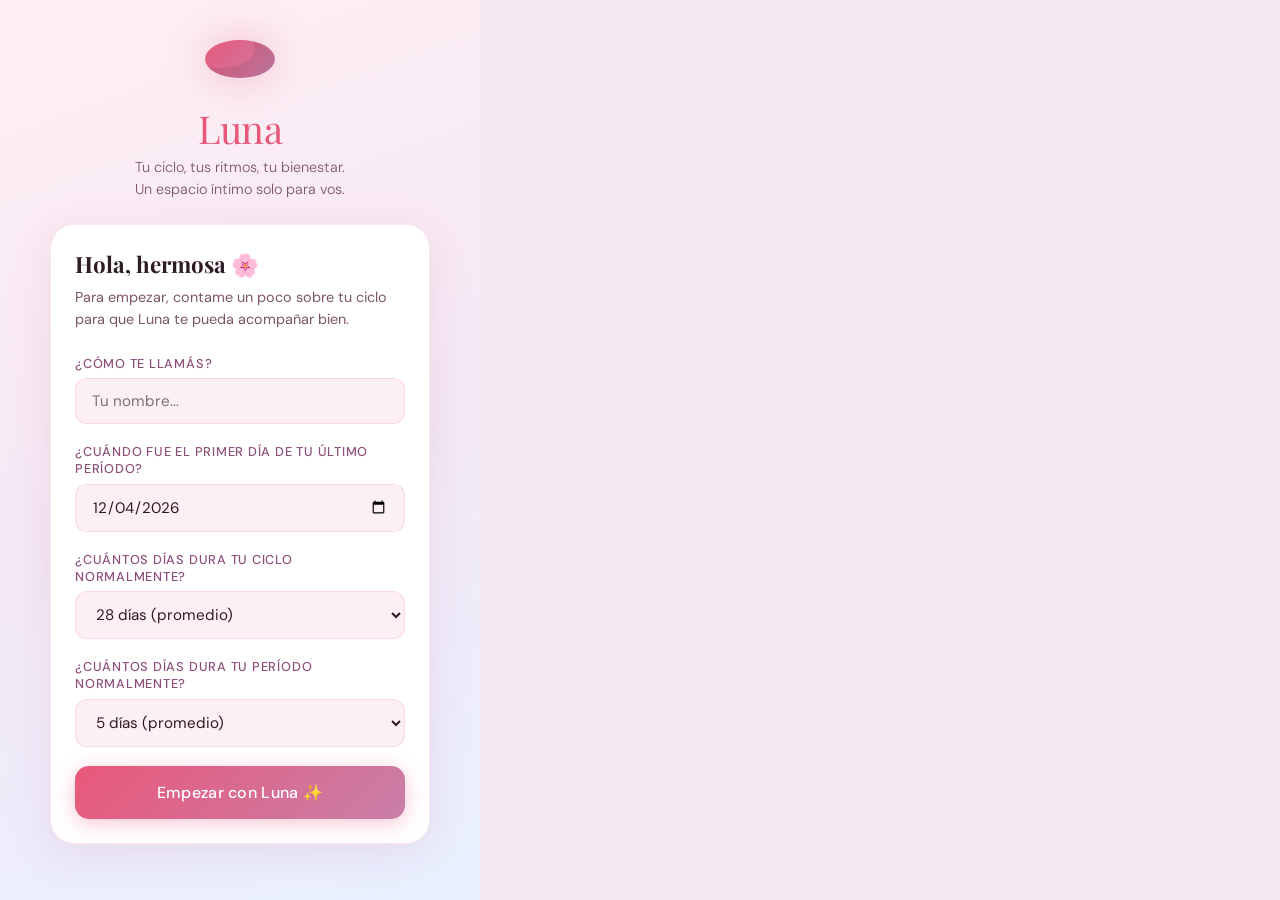
<file: index.html>
<!DOCTYPE html>
<html lang="es">
<head>
<meta charset="UTF-8">
<meta name="viewport" content="width=device-width, initial-scale=1.0, maximum-scale=1.0">
<title>Luna — Tu ciclo, tu mundo</title>
<link href="https://fonts.googleapis.com/css2?family=Playfair+Display:ital,wght@0,400;0,600;1,400&family=DM+Sans:wght@300;400;500&display=swap" rel="stylesheet">
<style>
  :root {
    --rose: #E8587A;
    --rose-light: #F2A0B4;
    --rose-pale: #FDF0F3;
    --mauve: #C97FA8;
    --mauve-deep: #8B4F7A;
    --cream: #FFF8F5;
    --warm-white: #FFFBF9;
    --text: #2D1B26;
    --text-muted: #7A5568;
    --gold: #D4A85B;
    --teal: #5BA8A0;
    --teal-light: #A8D5D1;
    --border: rgba(232,88,122,0.15);
    --shadow: 0 8px 40px rgba(201,127,168,0.18);
    --shadow-sm: 0 2px 12px rgba(201,127,168,0.12);
  }

  * { margin: 0; padding: 0; box-sizing: border-box; }

  body {
    font-family: 'DM Sans', sans-serif;
    background: var(--cream);
    color: var(--text);
    min-height: 100vh;
    overflow-x: hidden;
  }

  /* ---- SPLASH / ONBOARDING ---- */
  #splash {
    position: fixed; inset: 0;
    background: linear-gradient(160deg, #FFF0F4 0%, #F5E8F5 50%, #E8F0FF 100%);
    display: flex; flex-direction: column;
    align-items: center; justify-content: flex-start;
    z-index: 1000; padding: 1.5rem 1.2rem 2rem;
    overflow-y: auto;
    animation: fadeIn 0.6s ease;
  }
  #splash.hidden { display: none; }

  .splash-moon {
    width: 70px; height: 70px; margin-top: 1rem;
    background: linear-gradient(135deg, #E8587A, #C97FA8);
    border-radius: 50%;
    position: relative; margin-bottom: 1.5rem;
    box-shadow: 0 0 40px rgba(232,88,122,0.35), inset -20px -10px 0 rgba(0,0,0,0.08);
    animation: pulse 3s ease-in-out infinite;
  }
  @keyframes pulse { 0%,100%{transform:scale(1);box-shadow:0 0 40px rgba(232,88,122,.35),inset -20px -10px 0 rgba(0,0,0,.08)} 50%{transform:scale(1.04);box-shadow:0 0 60px rgba(232,88,122,.5),inset -20px -10px 0 rgba(0,0,0,.08)} }

  .splash-title { font-family: 'Playfair Display', serif; font-size: 2.4rem; color: var(--rose); letter-spacing: -0.02em; margin-bottom: 0.2rem; }
  .splash-sub { color: var(--text-muted); font-size: 0.9rem; font-weight: 300; margin-bottom: 1.5rem; text-align: center; line-height: 1.5; }

  .onboarding-card {
    background: white; border-radius: 24px; padding: 1.5rem;
    width: 100%; max-width: 380px;
    box-shadow: var(--shadow);
    border: 1px solid var(--border);
    margin-bottom: 1.5rem;
  }
  .onboarding-card h2 { font-family: 'Playfair Display', serif; font-size: 1.4rem; margin-bottom: 0.5rem; color: var(--text); }
  .onboarding-card p { color: var(--text-muted); font-size: 0.9rem; margin-bottom: 1.5rem; line-height: 1.5; }

  .input-group { margin-bottom: 1.2rem; }
  .input-group label { display: block; font-size: 0.8rem; font-weight: 500; color: var(--mauve-deep); margin-bottom: 0.4rem; text-transform: uppercase; letter-spacing: 0.06em; }
  .input-group input, .input-group select {
    width: 100%; padding: 0.75rem 1rem;
    border: 1.5px solid var(--border); border-radius: 12px;
    font-family: 'DM Sans', sans-serif; font-size: 0.95rem;
    color: var(--text); background: var(--rose-pale);
    outline: none; transition: border 0.2s;
  }
  .input-group input:focus, .input-group select:focus { border-color: var(--rose); background: white; }

  .btn-primary {
    width: 100%; padding: 1rem; border: none; border-radius: 14px;
    background: linear-gradient(135deg, var(--rose), var(--mauve));
    color: white; font-family: 'DM Sans', sans-serif; font-size: 1rem; font-weight: 500;
    cursor: pointer; transition: all 0.25s; letter-spacing: 0.02em;
    box-shadow: 0 4px 20px rgba(232,88,122,0.35);
  }
  .btn-primary:hover { transform: translateY(-2px); box-shadow: 0 8px 28px rgba(232,88,122,0.45); }
  .btn-primary:active { transform: translateY(0); }

  /* ---- MAIN APP ---- */
  #app { display: none; min-height: 100vh; padding-bottom: 90px; }
  #app.visible { display: block; }

  /* TOP BAR */
  .topbar {
    background: white; padding: 0.9rem 1.2rem 0.8rem;
    border-bottom: 1px solid var(--border);
    position: sticky; top: 0; z-index: 100;
    display: flex; align-items: center; justify-content: space-between;
    width: 100%;
  }
  .topbar-left { display: flex; align-items: center; gap: 0.7rem; }
  .topbar-moon { width: 34px; height: 34px; background: linear-gradient(135deg,var(--rose),var(--mauve)); border-radius: 50%; box-shadow: inset -8px -4px 0 rgba(0,0,0,0.1); }
  .topbar-title { font-family: 'Playfair Display', serif; font-size: 1.4rem; color: var(--rose); }
  .topbar-right { font-size: 0.8rem; color: var(--text-muted); text-align: right; line-height: 1.3; }
  .topbar-day { font-weight: 600; color: var(--mauve-deep); font-size: 0.95rem; }

  /* TABS */
  .tabs {
    display: flex; background: white; border-bottom: 1px solid var(--border);
    width: 100%;
  }
  .tab {
    flex: 1; display: flex; align-items: center; justify-content: center; gap: 0.4rem;
    padding: 0.75rem 0.4rem; font-size: 0.78rem; font-weight: 500;
    color: var(--text-muted); border: none; background: none; cursor: pointer;
    border-bottom: 2.5px solid transparent; transition: all 0.2s; white-space: nowrap;
    outline: none; -webkit-tap-highlight-color: transparent;
  }
  .tab .tab-icon { display: flex; align-items: center; }
  .tab .tab-icon svg { width: 18px; height: 18px; stroke: var(--text-muted); stroke-width: 1.8; fill: none; transition: stroke 0.2s; }
  .tab.active { color: var(--rose); border-bottom-color: var(--rose); background: none; }
  .tab.active .tab-icon svg { stroke: var(--rose); }
  .tab:focus { outline: none; background: none; }
  .tab:focus-visible { outline: none; background: none; }
  @media (max-width: 430px) {
    .tab { flex-direction: column; gap: 0.15rem; padding: 0.55rem 0.2rem 0.45rem; }
    .tab .tab-label { font-size: 0.62rem; letter-spacing: 0.01em; }
    .tab .tab-icon svg { width: 20px; height: 20px; }
  }

  /* SECTIONS */
  .section { display: none; padding: 1.2rem 1.2rem; animation: slideUp 0.3s ease; }
  .section.active { display: block; }
  @keyframes slideUp { from{opacity:0;transform:translateY(10px)} to{opacity:1;transform:translateY(0)} }
  @keyframes fadeIn { from{opacity:0} to{opacity:1} }

  /* CARDS */
  .card {
    background: white; border-radius: 20px; padding: 1.4rem;
    margin-bottom: 1rem; box-shadow: var(--shadow-sm);
    border: 1px solid var(--border);
  }
  .card-title { font-family: 'Playfair Display', serif; font-size: 1.1rem; color: var(--text); margin-bottom: 0.8rem; display: flex; align-items: center; gap: 0.5rem; }
  .card-title .emoji { font-size: 1.2rem; }

  /* CYCLE RING */
  .cycle-visual {
    display: flex; justify-content: center; align-items: center;
    padding: 0.2rem 0 0;
  }
  .cycle-ring-wrap { position: relative; width: 140px; height: 140px; flex-shrink: 0; }
  .cycle-ring-wrap svg { width: 140px; height: 140px; transform: rotate(-90deg); display: block; }
  .cycle-center {
    position: absolute; inset: 0; display: flex; flex-direction: column;
    align-items: center; justify-content: center; text-align: center;
  }
  .cycle-day-num { font-family: 'Playfair Display', serif; font-size: 1.7rem; color: var(--rose); line-height: 1; }
  .cycle-day-label { font-size: 0.65rem; color: var(--text-muted); font-weight: 500; text-transform: uppercase; letter-spacing: 0.08em; }
  .cycle-phase-badge {
    display: inline-block; padding: 0.25rem 0.9rem;
    border-radius: 20px; font-size: 0.78rem; font-weight: 500;
    text-align: center; margin: 0.3rem auto; letter-spacing: 0.04em;
  }

  /* PHASE COLORS */
  .phase-menstrual { background: #FFE8EC; color: #C0425E; }
  .phase-folicular { background: #FFF0E0; color: #B87020; }
  .phase-ovulacion { background: #E8F8F0; color: #2A8056; }
  .phase-lutea { background: #F0E8FF; color: #6040A0; }

  /* PREDICTION STRIP */
  .prediction-strip {
    display: flex; gap: 0.4rem; overflow-x: auto; padding: 0.5rem 0;
    scrollbar-width: none;
  }
  .prediction-strip::-webkit-scrollbar { display: none; }
  .pred-day {
    flex-shrink: 0; width: 46px; height: 60px;
    border-radius: 12px; display: flex; flex-direction: column;
    align-items: center; justify-content: center; gap: 0.15rem;
    font-size: 0.7rem; cursor: pointer; transition: transform 0.15s;
    border: 2px solid transparent;
  }
  .pred-day:hover { transform: scale(1.05); }
  .pred-day.today { border-color: var(--rose); }
  .pred-day .pd-num { font-weight: 600; font-size: 0.85rem; }
  .pred-day .pd-dot { width: 6px; height: 6px; border-radius: 50%; }
  .pred-menstrual { background: #FFE8EC; }
  .pred-folicular { background: #FFF5E8; }
  .pred-ovulacion { background: #E8F5EE; }
  .pred-lutea { background: #F2EEFF; }
  .pred-fertile { background: #E0F8F0; border-color: #2A8056 !important; }

  /* SYMPTOM GRID */
  .symptom-grid { display: grid; grid-template-columns: repeat(3, 1fr); gap: 0.6rem; }
  .symptom-btn {
    padding: 0.7rem 0.3rem; border-radius: 14px; border: 1.5px solid var(--border);
    background: var(--rose-pale); text-align: center; cursor: pointer;
    font-size: 0.75rem; color: var(--text-muted); transition: all 0.2s;
    font-family: 'DM Sans', sans-serif;
  }
  .symptom-btn .sym-icon { font-size: 1.4rem; display: block; margin-bottom: 0.2rem; }
  .symptom-btn.selected { background: var(--rose); border-color: var(--rose); color: white; }
  .symptom-btn:hover:not(.selected) { border-color: var(--rose-light); }

  /* MOOD */
  .mood-row { display: flex; justify-content: space-around; padding: 0.5rem 0; }
  .mood-btn { display: flex; flex-direction: column; align-items: center; gap: 0.3rem; cursor: pointer; padding: 0.5rem; border-radius: 12px; transition: all 0.2s; border: 2px solid transparent; }
  .mood-btn .mood-icon { font-size: 2rem; }
  .mood-btn .mood-label { font-size: 0.65rem; color: var(--text-muted); font-weight: 500; }
  .mood-btn.selected { background: var(--rose-pale); border-color: var(--rose); }

  /* FLOW */
  .flow-row { display: flex; gap: 0.6rem; }
  .flow-btn { flex: 1; padding: 0.7rem; border-radius: 12px; border: 1.5px solid var(--border); background: var(--rose-pale); text-align: center; cursor: pointer; font-size: 0.8rem; color: var(--text-muted); transition: all 0.2s; font-family: 'DM Sans', sans-serif; }
  .flow-btn.selected { background: var(--rose); border-color: var(--rose); color: white; }

  /* NOTES */
  .notes-area {
    width: 100%; border: 1.5px solid var(--border); border-radius: 12px;
    padding: 0.8rem; font-family: 'DM Sans', sans-serif; font-size: 0.9rem;
    resize: none; outline: none; color: var(--text); background: var(--rose-pale);
    transition: border 0.2s;
  }
  .notes-area:focus { border-color: var(--rose); background: white; }

  /* SAVE BTN */
  .btn-save {
    width: 100%; padding: 0.9rem; border: none; border-radius: 14px;
    background: linear-gradient(135deg, var(--rose), var(--mauve));
    color: white; font-family: 'DM Sans', sans-serif; font-size: 0.95rem; font-weight: 500;
    cursor: pointer; transition: all 0.2s; margin-top: 0.5rem;
    box-shadow: 0 4px 16px rgba(232,88,122,0.3);
  }
  .btn-save:hover { transform: translateY(-1px); }

  /* AI CHAT */
  .ai-chat-wrap { display: flex; flex-direction: column; height: calc(100vh - 180px); }
  .chat-messages { flex: 1; overflow-y: auto; display: flex; flex-direction: column; gap: 0.8rem; padding: 0.5rem 0; scrollbar-width: thin; scrollbar-color: var(--rose-light) transparent; }
  .msg { max-width: 88%; padding: 0.9rem 1.1rem; border-radius: 18px; font-size: 0.88rem; line-height: 1.55; }
  .msg.ai { background: white; border: 1px solid var(--border); color: var(--text); border-radius: 18px 18px 18px 4px; align-self: flex-start; box-shadow: var(--shadow-sm); }
  .msg.user { background: linear-gradient(135deg,var(--rose),var(--mauve)); color: white; border-radius: 18px 18px 4px 18px; align-self: flex-end; }
  .msg.ai .ai-label { font-size: 0.7rem; color: var(--rose); font-weight: 600; text-transform: uppercase; letter-spacing: 0.08em; margin-bottom: 0.3rem; display: flex; align-items: center; gap: 0.3rem; }
  .typing { display: flex; gap: 4px; align-items: center; padding: 0.6rem 0.8rem; }
  .typing span { width: 7px; height: 7px; background: var(--rose-light); border-radius: 50%; animation: bounce 1.2s infinite; }
  .typing span:nth-child(2) { animation-delay: 0.2s; }
  .typing span:nth-child(3) { animation-delay: 0.4s; }
  @keyframes bounce { 0%,60%,100%{transform:translateY(0)} 30%{transform:translateY(-8px)} }

  .chat-input-wrap { display: flex; gap: 0.6rem; padding-top: 0.8rem; border-top: 1px solid var(--border); }
  .chat-input {
    flex: 1; padding: 0.75rem 1rem; border: 1.5px solid var(--border); border-radius: 50px;
    font-family: 'DM Sans', sans-serif; font-size: 0.9rem; outline: none;
    color: var(--text); background: var(--rose-pale); transition: border 0.2s;
  }
  .chat-input:focus { border-color: var(--rose); background: white; }
  .chat-send {
    width: 44px; height: 44px; border-radius: 50%; border: none;
    background: linear-gradient(135deg,var(--rose),var(--mauve));
    color: white; font-size: 1.1rem; cursor: pointer; transition: transform 0.15s;
    display: flex; align-items: center; justify-content: center;
    box-shadow: 0 3px 12px rgba(232,88,122,0.4);
    flex-shrink: 0;
  }
  .chat-send:hover { transform: scale(1.08); }

  /* QUICK QUESTIONS */
  .quick-qs { display: flex; flex-wrap: wrap; gap: 0.5rem; margin-bottom: 0.8rem; }
  .quick-q { padding: 0.4rem 0.85rem; border-radius: 20px; border: 1.5px solid var(--rose-light); background: var(--rose-pale); font-size: 0.75rem; color: var(--rose); cursor: pointer; transition: all 0.2s; font-family: 'DM Sans', sans-serif; }
  .quick-q:hover { background: var(--rose); color: white; border-color: var(--rose); }

  /* CALENDAR */
  .cal-header { display: flex; align-items: center; justify-content: space-between; margin-bottom: 1rem; }
  .cal-nav { background: none; border: 1.5px solid var(--border); border-radius: 8px; width: 32px; height: 32px; cursor: pointer; font-size: 1rem; color: var(--text-muted); display: flex; align-items: center; justify-content: center; transition: all 0.2s; }
  .cal-nav:hover { border-color: var(--rose); color: var(--rose); }
  .cal-month { font-family: 'Playfair Display', serif; font-size: 1.1rem; }
  .cal-grid { display: grid; grid-template-columns: repeat(7, 1fr); gap: 0.25rem; }
  .cal-dow { text-align: center; font-size: 0.7rem; font-weight: 600; color: var(--text-muted); padding: 0.3rem 0; text-transform: uppercase; letter-spacing: 0.05em; }
  .cal-d {
    aspect-ratio: 1; border-radius: 50%; display: flex; align-items: center; justify-content: center;
    font-size: 0.8rem; cursor: pointer; transition: all 0.2s; position: relative;
  }
  .cal-d:hover { background: var(--rose-pale); }
  .cal-d.today { font-weight: 700; color: var(--rose); }
  .cal-d.today::after { content:''; position:absolute; bottom:3px; left:50%; transform:translateX(-50%); width:5px; height:5px; border-radius:50%; background:var(--rose); }
  .cal-d.menstrual { background: #FFE0E8; color: #C0425E; border-radius: 50%; }
  .cal-d.ovulacion { background: #D8F5EB; color: #2A8056; }
  .cal-d.fertile { background: #EAF8F3; color: #3AA070; }
  .cal-d.lutea { background: #EEE8FF; color: #6040A0; }
  .cal-d.folicular { background: #FFF3E0; color: #B87020; }
  .cal-d.empty { pointer-events: none; }

  /* LEGEND */
  .legend { display: flex; flex-wrap: wrap; gap: 0.6rem; margin-top: 0.8rem; }
  .legend-item { display: flex; align-items: center; gap: 0.35rem; font-size: 0.72rem; color: var(--text-muted); }
  .legend-dot { width: 10px; height: 10px; border-radius: 50%; }

  /* BOTTOM NAV */
  .bottom-nav {
    position: fixed; bottom: 0; left: 0; right: 0;
    background: white; border-top: 1px solid var(--border);
    display: flex; align-items: center; justify-content: space-around;
    padding: 0.6rem 0 max(0.6rem, env(safe-area-inset-bottom));
    z-index: 100; box-shadow: 0 -4px 20px rgba(201,127,168,0.1);
  }
  .nav-btn { display: flex; flex-direction: column; align-items: center; gap: 0.2rem; padding: 0.3rem 0.8rem; cursor: pointer; border: none; background: none; }
  .nav-btn .nav-icon { font-size: 1.4rem; }
  .nav-btn .nav-label { font-size: 0.65rem; color: var(--text-muted); font-weight: 500; font-family: 'DM Sans', sans-serif; }
  .nav-btn.active .nav-label { color: var(--rose); }
  .nav-btn.active .nav-icon { filter: saturate(2); }

  /* INSIGHTS */
  .insight-row { display: flex; gap: 0.7rem; margin-bottom: 0.7rem; }
  .insight-box { flex: 1; background: var(--rose-pale); border-radius: 14px; padding: 1rem; text-align: center; }
  .insight-box .ib-val { font-family: 'Playfair Display', serif; font-size: 1.8rem; color: var(--rose); }
  .insight-box .ib-label { font-size: 0.72rem; color: var(--text-muted); margin-top: 0.2rem; }

  .tip-card { background: linear-gradient(135deg, #FFF0F8, #F5EEFF); border-radius: 16px; padding: 1.1rem; border: 1px solid rgba(201,127,168,0.2); margin-bottom: 0.8rem; }
  .tip-card .tip-title { font-weight: 600; font-size: 0.85rem; color: var(--mauve-deep); margin-bottom: 0.3rem; display: flex; align-items: center; gap: 0.4rem; }
  .tip-card .tip-text { font-size: 0.83rem; color: var(--text-muted); line-height: 1.5; }

  /* PERIOD LOG */
  .period-log-form { display: flex; flex-direction: column; gap: 1rem; }
  .log-section-title { font-size: 0.8rem; font-weight: 600; color: var(--mauve-deep); text-transform: uppercase; letter-spacing: 0.07em; margin-bottom: 0.4rem; }

  /* TOAST */
  .toast {
    position: fixed; bottom: 100px; left: 50%; transform: translateX(-50%) translateY(10px);
    background: var(--text); color: white; padding: 0.7rem 1.4rem; border-radius: 50px;
    font-size: 0.85rem; z-index: 999; opacity: 0; transition: all 0.3s; pointer-events: none;
    white-space: nowrap;
  }
  .toast.show { opacity: 1; transform: translateX(-50%) translateY(0); }

  /* SCROLLBAR */
  ::-webkit-scrollbar { width: 4px; }
  ::-webkit-scrollbar-track { background: transparent; }
  ::-webkit-scrollbar-thumb { background: var(--rose-light); border-radius: 2px; }

  /* RESPONSIVE MAX WIDTH */
  .app-inner { max-width: 480px; margin: 0 auto; }
  .topbar, .tabs { width: 100%; max-width: 100%; position: sticky; left: 0; transform: none; }
  .bottom-nav { width: 100%; max-width: 100%; left: 0; transform: none; }
  body { display: block; }
  #splash { max-width: 100%; }
  @media (min-width: 500px) {
    body { background: #F5E8F0; display: flex; justify-content: center; }
    #app { background: var(--cream); max-width: 480px; }
    .topbar, .tabs { max-width: 480px; }
    .bottom-nav { max-width: 480px; left: 50%; transform: translateX(-50%); }
    #splash { max-width: 480px; }
  }
</style>
</head>
<body>

<!-- SPLASH / ONBOARDING -->
<div id="splash">
  <div class="splash-moon"></div>
  <div class="splash-title">Luna</div>
  <div class="splash-sub">Tu ciclo, tus ritmos, tu bienestar.<br>Un espacio íntimo solo para vos.</div>
  <div class="onboarding-card">
    <h2>Hola, hermosa 🌸</h2>
    <p>Para empezar, contame un poco sobre tu ciclo para que Luna te pueda acompañar bien.</p>
    <div class="input-group">
      <label>¿Cómo te llamás?</label>
      <input type="text" id="ob-name" placeholder="Tu nombre...">
    </div>
    <div class="input-group">
      <label>¿Cuándo fue el primer día de tu último período?</label>
      <input type="date" id="ob-last-period">
    </div>
    <div class="input-group">
      <label>¿Cuántos días dura tu ciclo normalmente?</label>
      <select id="ob-cycle-length">
        <option value="">Seleccionar...</option>
        <option value="21">21 días</option>
        <option value="22">22 días</option>
        <option value="23">23 días</option>
        <option value="24">24 días</option>
        <option value="25">25 días</option>
        <option value="26">26 días</option>
        <option value="27">27 días</option>
        <option value="28" selected>28 días (promedio)</option>
        <option value="29">29 días</option>
        <option value="30">30 días</option>
        <option value="31">31 días</option>
        <option value="32">32 días</option>
        <option value="33">33 días</option>
        <option value="34">34 días</option>
        <option value="35">35 días</option>
      </select>
    </div>
    <div class="input-group">
      <label>¿Cuántos días dura tu período normalmente?</label>
      <select id="ob-period-length">
        <option value="3">3 días</option>
        <option value="4">4 días</option>
        <option value="5" selected>5 días (promedio)</option>
        <option value="6">6 días</option>
        <option value="7">7 días</option>
      </select>
    </div>
    <button class="btn-primary" onclick="startApp()">Empezar con Luna ✨</button>
  </div>
</div>

<!-- MAIN APP -->
<div id="app">
  <div class="app-inner">

    <!-- TOP BAR -->
    <div class="topbar">
      <div class="topbar-left">
        <div class="topbar-moon"></div>
        <div class="topbar-title">Luna</div>
      </div>
      <div class="topbar-right">
        <div class="topbar-day" id="tb-day">Día 1 del ciclo</div>
        <div id="tb-phase" style="font-size:0.75rem; color:var(--mauve)"></div>
      </div>
    </div>

    <!-- TABS -->
    <div class="tabs">
      <button class="tab active" onclick="switchTab('hoy')">
        <span class="tab-icon"><svg viewBox="0 0 24 24" xmlns="http://www.w3.org/2000/svg"><circle cx="12" cy="12" r="5"/><line x1="12" y1="1" x2="12" y2="3"/><line x1="12" y1="21" x2="12" y2="23"/><line x1="4.22" y1="4.22" x2="5.64" y2="5.64"/><line x1="18.36" y1="18.36" x2="19.78" y2="19.78"/><line x1="1" y1="12" x2="3" y2="12"/><line x1="21" y1="12" x2="23" y2="12"/><line x1="4.22" y1="19.78" x2="5.64" y2="18.36"/><line x1="18.36" y1="5.64" x2="19.78" y2="4.22"/></svg></span>
        <span class="tab-label">Hoy</span>
      </button>
      <button class="tab" onclick="switchTab('registro')">
        <span class="tab-icon"><svg viewBox="0 0 24 24" xmlns="http://www.w3.org/2000/svg"><path d="M11 4H4a2 2 0 0 0-2 2v14a2 2 0 0 0 2 2h14a2 2 0 0 0 2-2v-7"/><path d="M18.5 2.5a2.121 2.121 0 0 1 3 3L12 15l-4 1 1-4 9.5-9.5z"/></svg></span>
        <span class="tab-label">Registro</span>
      </button>
      <button class="tab" onclick="switchTab('calendario')">
        <span class="tab-icon"><svg viewBox="0 0 24 24" xmlns="http://www.w3.org/2000/svg"><rect x="3" y="4" width="18" height="18" rx="2" ry="2"/><line x1="16" y1="2" x2="16" y2="6"/><line x1="8" y1="2" x2="8" y2="6"/><line x1="3" y1="10" x2="21" y2="10"/></svg></span>
        <span class="tab-label">Calendario</span>
      </button>
      <button class="tab" onclick="switchTab('luna-ia')">
        <span class="tab-icon"><svg viewBox="0 0 24 24" xmlns="http://www.w3.org/2000/svg"><path d="M12 2l2.09 6.26L20.18 9l-5 4.27L16.82 20 12 16.77 7.18 20l1.64-6.73L3.82 9l6.09-.74L12 2z" stroke-linejoin="round"/></svg></span>
        <span class="tab-label">Luna IA</span>
      </button>
      <button class="tab" onclick="switchTab('insights')">
        <span class="tab-icon"><svg viewBox="0 0 24 24" xmlns="http://www.w3.org/2000/svg"><path d="M20.84 4.61a5.5 5.5 0 0 0-7.78 0L12 5.67l-1.06-1.06a5.5 5.5 0 0 0-7.78 7.78l1.06 1.06L12 21.23l7.78-7.78 1.06-1.06a5.5 5.5 0 0 0 0-7.78z"/></svg></span>
        <span class="tab-label">Mi ciclo</span>
      </button>
    </div>

    <!-- ===== HOY ===== -->
    <div id="tab-hoy" class="section active">

      <!-- CYCLE RING -->
      <div class="card" style="text-align:center;padding:0.8rem 1.2rem">
        <div class="cycle-visual">
          <div class="cycle-ring-wrap">
            <svg viewBox="0 0 200 200">
              <circle cx="100" cy="100" r="80" fill="none" stroke="#F5E8EE" stroke-width="14"/>
              <circle id="ring-progress" cx="100" cy="100" r="80" fill="none" stroke="url(#ringGrad)" stroke-width="14" stroke-linecap="round" stroke-dasharray="502" stroke-dashoffset="502"/>
              <defs>
                <linearGradient id="ringGrad" x1="0%" y1="0%" x2="100%" y2="0%">
                  <stop offset="0%" style="stop-color:#E8587A"/>
                  <stop offset="100%" style="stop-color:#C97FA8"/>
                </linearGradient>
              </defs>
            </svg>
            <div class="cycle-center">
              <div class="cycle-day-num" id="ring-day">1</div>
              <div class="cycle-day-label">día del ciclo</div>
            </div>
          </div>
        </div>
        <div id="phase-badge" class="cycle-phase-badge phase-menstrual">🌑 Menstrual</div>
        <p id="phase-desc" style="font-size:0.82rem;color:var(--text-muted);margin-top:0.3rem;line-height:1.5;padding:0 0.5rem"></p>
      </div>

      <!-- NEXT EVENTS -->
      <div class="card">
        <div class="card-title"><span class="emoji">📍</span> Próximos eventos</div>
        <div id="next-events" style="display:flex;flex-direction:column;gap:0.6rem"></div>
      </div>

      <!-- TIPS DEL DÍA -->
      <div class="card">
        <div class="card-title"><span class="emoji">💡</span> Consejos para hoy</div>
        <div id="daily-tips"></div>
      </div>

      <!-- FRANJA CALENDARIO -->
      <div class="card">
        <div class="card-title"><span class="emoji">📆</span> Próximos 14 días</div>
        <div class="prediction-strip" id="pred-strip"></div>
        <div class="legend" style="margin-top:0.8rem">
          <div class="legend-item"><div class="legend-dot" style="background:#FFE0E8"></div> Período</div>
          <div class="legend-item"><div class="legend-dot" style="background:#FFF3E0"></div> Folicular</div>
          <div class="legend-item"><div class="legend-dot" style="background:#D8F5EB;border:2px solid #2A8056"></div> Fértil</div>
          <div class="legend-item"><div class="legend-dot" style="background:#D8F5EB"></div> Ovulación</div>
          <div class="legend-item"><div class="legend-dot" style="background:#EEE8FF"></div> Lútea</div>
        </div>
      </div>

    </div><!-- /hoy -->

    <!-- ===== REGISTRO ===== -->
    <div id="tab-registro" class="section">
      <div class="card">
        <div class="card-title"><span class="emoji">🩸</span> ¿Estás en tu período hoy?</div>
        <div class="log-section-title">Flujo</div>
        <div class="flow-row" id="flow-btns">
          <button class="flow-btn" onclick="selectFlow(this,'ninguno')">Sin período</button>
          <button class="flow-btn" onclick="selectFlow(this,'leve')">🩸 Leve</button>
          <button class="flow-btn" onclick="selectFlow(this,'moderado')">🩸🩸 Moderado</button>
          <button class="flow-btn" onclick="selectFlow(this,'intenso')">🩸🩸🩸 Intenso</button>
        </div>
      </div>

      <div class="card">
        <div class="card-title"><span class="emoji">😊</span> ¿Cómo te sentís emocionalmente?</div>
        <div class="mood-row" id="mood-btns">
          <div class="mood-btn" onclick="selectMood(this,'feliz')"><div class="mood-icon">😊</div><div class="mood-label">Feliz</div></div>
          <div class="mood-btn" onclick="selectMood(this,'tranquila')"><div class="mood-icon">😌</div><div class="mood-label">Tranquila</div></div>
          <div class="mood-btn" onclick="selectMood(this,'ansiosa')"><div class="mood-icon">😰</div><div class="mood-label">Ansiosa</div></div>
          <div class="mood-btn" onclick="selectMood(this,'irritable')"><div class="mood-icon">😤</div><div class="mood-label">Irritable</div></div>
          <div class="mood-btn" onclick="selectMood(this,'triste')"><div class="mood-icon">😢</div><div class="mood-label">Triste</div></div>
          <div class="mood-btn" onclick="selectMood(this,'energica')"><div class="mood-icon">⚡</div><div class="mood-label">Enérgica</div></div>
        </div>
      </div>

      <div class="card">
        <div class="card-title"><span class="emoji">🩺</span> Síntomas físicos</div>
        <div class="symptom-grid" id="symptom-grid">
          <button class="symptom-btn" onclick="toggleSym(this,'dolorcabeza')"><span class="sym-icon">🤕</span>Dolor de cabeza</button>
          <button class="symptom-btn" onclick="toggleSym(this,'calambre')"><span class="sym-icon">⚡</span>Cólicos</button>
          <button class="symptom-btn" onclick="toggleSym(this,'hinchada')"><span class="sym-icon">🫧</span>Hinchazón</button>
          <button class="symptom-btn" onclick="toggleSym(this,'senos')"><span class="sym-icon">💗</span>Sensibilidad senos</button>
          <button class="symptom-btn" onclick="toggleSym(this,'fatiga')"><span class="sym-icon">😴</span>Fatiga</button>
          <button class="symptom-btn" onclick="toggleSym(this,'nausea')"><span class="sym-icon">🤢</span>Náuseas</button>
          <button class="symptom-btn" onclick="toggleSym(this,'acne')"><span class="sym-icon">🔴</span>Acné</button>
          <button class="symptom-btn" onclick="toggleSym(this,'insomnio')"><span class="sym-icon">🌙</span>Insomnio</button>
          <button class="symptom-btn" onclick="toggleSym(this,'apetito')"><span class="sym-icon">🍫</span>Antojos</button>
        </div>
      </div>

      <div class="card">
        <div class="card-title"><span class="emoji">📝</span> Notas del día</div>
        <textarea class="notes-area" id="daily-notes" rows="3" placeholder="¿Algo especial que quieras recordar de hoy?"></textarea>
      </div>

      <div class="card" style="padding:0.8rem 1.4rem">
        <button class="btn-save" onclick="saveLog()">💾 Guardar registro del día</button>
      </div>
    </div><!-- /registro -->

    <!-- ===== CALENDARIO ===== -->
    <div id="tab-calendario" class="section">
      <div class="card">
        <div class="cal-header">
          <button class="cal-nav" onclick="changeMonth(-1)">‹</button>
          <div class="cal-month" id="cal-month-label"></div>
          <button class="cal-nav" onclick="changeMonth(1)">›</button>
        </div>
        <div class="cal-grid" id="cal-grid"></div>
        <div class="legend">
          <div class="legend-item"><div class="legend-dot" style="background:#FFE0E8"></div> Período</div>
          <div class="legend-item"><div class="legend-dot" style="background:#FFF3E0"></div> Folicular</div>
          <div class="legend-item"><div class="legend-dot" style="background:#EAF8F3;border:1.5px solid #3AA070"></div> Fértil</div>
          <div class="legend-item"><div class="legend-dot" style="background:#D8F5EB"></div> Ovulación</div>
          <div class="legend-item"><div class="legend-dot" style="background:#EEE8FF"></div> Lútea</div>
        </div>
      </div>

      <!-- PERIOD LOGGER -->
      <div class="card">
        <div class="card-title"><span class="emoji">🩸</span> Registrar período</div>
        <p style="font-size:0.82rem;color:var(--text-muted);margin-bottom:1rem">¿Empezaste o terminaste tu período en una fecha específica?</p>
        <div class="period-log-form">
          <div class="input-group">
            <label>Inicio del período</label>
            <input type="date" id="period-start-input">
          </div>
          <div class="input-group">
            <label>Fin del período (si ya terminó)</label>
            <input type="date" id="period-end-input">
          </div>
          <button class="btn-save" onclick="logPeriod()">Registrar período</button>
        </div>
      </div>
    </div><!-- /calendario -->

    <!-- ===== LUNA IA ===== -->
    <div id="tab-luna-ia" class="section">
      <div class="ai-chat-wrap">
        <div class="quick-qs" id="quick-qs">
          <button class="quick-q" onclick="quickAsk('¿Cómo me siento en mi fase actual?')">¿Cómo me siento en mi fase?</button>
          <button class="quick-q" onclick="quickAsk('¿Qué puedo comer hoy para sentirme mejor?')">Consejos de alimentación</button>
          <button class="quick-q" onclick="quickAsk('¿Cuándo es mi próxima ovulación?')">Mi próxima ovulación</button>
          <button class="quick-q" onclick="quickAsk('¿Qué ejercicios me convienen ahora?')">Ejercicios para hoy</button>
          <button class="quick-q" onclick="quickAsk('Tengo cólicos, ¿qué puedo hacer?')">Tengo cólicos 😣</button>
          <button class="quick-q" onclick="quickAsk('¿Cómo afecta mi ciclo a mi libido?')">Ciclo y libido</button>
        </div>
        <div class="chat-messages" id="chat-messages"></div>
        <div class="chat-input-wrap">
          <input class="chat-input" id="chat-input" placeholder="Preguntame lo que quieras..." onkeydown="if(event.key==='Enter')sendChat()">
          <button class="chat-send" onclick="sendChat()">➤</button>
        </div>
      </div>
    </div><!-- /luna-ia -->

    <!-- ===== INSIGHTS ===== -->
    <div id="tab-insights" class="section">
      <div class="card">
        <div class="card-title"><span class="emoji">💜</span> Tu ciclo en números</div>
        <div class="insight-row">
          <div class="insight-box"><div class="ib-val" id="ins-cycle">28</div><div class="ib-label">días de ciclo</div></div>
          <div class="insight-box"><div class="ib-val" id="ins-period">5</div><div class="ib-label">días de período</div></div>
          <div class="insight-box"><div class="ib-val" id="ins-day">1</div><div class="ib-label">día actual</div></div>
        </div>
      </div>

      <div class="card">
        <div class="card-title"><span class="emoji">🗓️</span> Próximas fechas clave</div>
        <div id="key-dates"></div>
      </div>

      <div class="card">
        <div class="card-title"><span class="emoji">🌟</span> Entendé tu ciclo</div>
        <div id="phase-edu"></div>
      </div>

    </div><!-- /insights -->

  </div><!-- /app-inner -->
</div><!-- /app -->

<div class="toast" id="toast"></div>

<script>
// ===================== STATE =====================
let state = {
  name: '',
  lastPeriod: null,
  cycleLength: 28,
  periodLength: 5,
  logs: {},        // date -> {flow, mood, symptoms, notes}
  periods: [],     // [{start, end}]
  calMonth: new Date()
};

let selectedFlow = '';
let selectedMood = '';
let selectedSymptoms = [];
let chatHistory = [];

// ===================== ONBOARDING =====================
function startApp() {
  const name = document.getElementById('ob-name').value.trim();
  const lp = document.getElementById('ob-last-period').value;
  const cl = document.getElementById('ob-cycle-length').value;
  const pl = document.getElementById('ob-period-length').value;

  if (!name || !lp || !cl) { showToast('Completá todos los campos 🌸'); return; }

  state.name = name;
  state.lastPeriod = new Date(lp + 'T12:00:00');
  state.cycleLength = parseInt(cl);
  state.periodLength = parseInt(pl);

  // Save
  localStorage.setItem('lunaState', JSON.stringify({
    name: state.name,
    lastPeriod: state.lastPeriod.toISOString(),
    cycleLength: state.cycleLength,
    periodLength: state.periodLength,
    logs: state.logs,
    periods: state.periods
  }));

  document.getElementById('splash').classList.add('hidden');
  document.getElementById('app').classList.add('visible');
  initApp();
}

function loadState() {
  const saved = localStorage.getItem('lunaState');
  if (!saved) return false;
  const s = JSON.parse(saved);
  state.name = s.name;
  state.lastPeriod = new Date(s.lastPeriod);
  state.cycleLength = s.cycleLength;
  state.periodLength = s.periodLength;
  state.logs = s.logs || {};
  state.periods = s.periods || [];
  return true;
}

function saveState() {
  localStorage.setItem('lunaState', JSON.stringify({
    name: state.name,
    lastPeriod: state.lastPeriod.toISOString(),
    cycleLength: state.cycleLength,
    periodLength: state.periodLength,
    logs: state.logs,
    periods: state.periods
  }));
}

// ===================== CYCLE MATH =====================
function getDayOfCycle(date) {
  const lp = new Date(state.lastPeriod);
  lp.setHours(0,0,0,0);
  const d = new Date(date);
  d.setHours(0,0,0,0);
  let diff = Math.floor((d - lp) / 86400000);
  // Modulo to current cycle
  diff = ((diff % state.cycleLength) + state.cycleLength) % state.cycleLength;
  return diff + 1; // 1-indexed
}

function getPhase(dayOfCycle) {
  const pl = state.periodLength;
  const cl = state.cycleLength;
  const ovDay = Math.round(cl / 2) - 2; // ovulation around middle
  const fertStart = ovDay - 4;
  const fertEnd = ovDay + 1;
  const lutStart = ovDay + 2;

  if (dayOfCycle <= pl) return 'menstrual';
  if (dayOfCycle < fertStart) return 'folicular';
  if (dayOfCycle >= fertStart && dayOfCycle <= fertEnd) return 'fertile';
  if (dayOfCycle === ovDay || dayOfCycle === ovDay+1) return 'ovulacion';
  return 'lutea';
}

function getPhaseForDate(date) {
  return getPhase(getDayOfCycle(date));
}

function getPhaseInfo(phase) {
  const phases = {
    menstrual: {
      label: '🌑 Menstrual', badge: 'phase-menstrual',
      desc: 'Tu cuerpo se renueva. Es momento de descansar y de conectar con tus necesidades. Sé gentil con vos misma.',
      tips: [
        { icon: '🛁', title: 'Baño cálido', text: 'El calor relaja los cólicos. Un baño largo con sales o una bolsa de agua caliente en el vientre pueden ayudarte mucho.' },
        { icon: '🍫', title: 'Antojos conscientes', text: 'Es normal querer chocolate o dulces. Optá por chocolate amargo 70%+ que tiene magnesio y ayuda con los cólicos.' },
        { icon: '🧘', title: 'Movimiento suave', text: 'Yoga restaurativo, caminatas cortas o estiramientos suaves son ideales. Tu cuerpo pide calma, no intensidad.' },
        { icon: '💧', title: 'Hidratación', text: 'Tomá mucha agua e infusiones de jengibre o manzanilla para aliviar la inflamación.' }
      ]
    },
    folicular: {
      label: '🌒 Folicular', badge: 'phase-folicular',
      desc: 'Los estrógenos suben y con ellos tu energía y tu claridad mental. Es tu fase de nuevos comienzos.',
      tips: [
        { icon: '🚀', title: 'Proyectos nuevos', text: 'Tu mente está afilada y creativa. Ideal para empezar proyectos, aprender cosas nuevas o tomar decisiones importantes.' },
        { icon: '🥗', title: 'Alimentos frescos', text: 'Vegetales crucíferos como brócoli y repollitos ayudan a procesar los estrógenos. Añadí semillas de lino a tu dieta.' },
        { icon: '💪', title: 'Entrená más fuerte', text: 'Tu resistencia y fuerza están en aumento. Es buen momento para cardio, pesas o clases grupales.' },
        { icon: '🌸', title: 'Socializar', text: 'Tu comunicación fluye mejor. Aprovechá para encuentros sociales, reuniones de trabajo o citas.' }
      ]
    },
    fertile: {
      label: '🌿 Ventana Fértil', badge: 'phase-ovulacion',
      desc: 'Estás en tu ventana fértil. Si querés quedar embarazada, este es el momento. Si no, tené precaución.',
      tips: [
        { icon: '💕', title: 'Mayor deseo', text: 'Es normal sentir más deseo sexual. Tu cuerpo está biológicamente preparado para la reproducción.' },
        { icon: '🌡️', title: 'Temperatura basal', text: 'Si medís tu temperatura basal, notarás que sube levemente justo después de ovular.' },
        { icon: '🥚', title: 'Moco cervical', text: 'Un flujo transparente y elástico (como clara de huevo) es señal de fertilidad alta.' },
        { icon: '⚡', title: 'Energía al máximo', text: 'Aprovechá el peak de energía y confianza. Estás en tu momento más radiante.' }
      ]
    },
    ovulacion: {
      label: '🌕 Ovulación', badge: 'phase-ovulacion',
      desc: 'Tu pico hormonal. Te sentís segura, radiante y conectada. ¡Es tu superpoder mensual!',
      tips: [
        { icon: '✨', title: 'Momento de brillar', text: 'Tu confianza y carisma están al máximo. Ideal para presentaciones, entrevistas o fechas especiales.' },
        { icon: '🏃', title: 'Entrenamiento intenso', text: 'Estás en tu pico físico. Es el mejor momento para HIIT, competencias o entrenamientos exigentes.' },
        { icon: '🥑', title: 'Alimentos antiinflamatorios', text: 'Aguacate, salmón y nueces apoyan la salud hormonal durante la ovulación.' },
        { icon: '💬', title: 'Conversaciones importantes', text: 'Tu empatía y comunicación están en su punto más alto. Es buen momento para hablar de cosas difíciles.' }
      ]
    },
    lutea: {
      label: '🌗 Lútea', badge: 'phase-lutea',
      desc: 'La progesterona sube y tu cuerpo se prepara. Podés sentirte más introvertida o sensible, y eso es perfectamente normal.',
      tips: [
        { icon: '🧠', title: 'Trabajo profundo', text: 'Aunque el carisma baja, tu capacidad analítica y atención al detalle están altas. Ideal para trabajo creativo solitario.' },
        { icon: '🍌', title: 'Magnesio y B6', text: 'Plátanos, espinaca y chocolate amargo ayudan con el SPM. Reducí el café y el alcohol.' },
        { icon: '🛌', title: 'Priorizar el sueño', text: 'Tu temperatura corporal sube un poco, lo que puede afectar el sueño. Ventilá el cuarto y dormite más temprano.' },
        { icon: '💆', title: 'Cuidado personal', text: 'Es tu fase más introspectiva. Un baño largo, un libro, una serie o tiempo con vos misma es exactamente lo que necesitás.' }
      ]
    }
  };
  return phases[phase] || phases.folicular;
}

// ===================== INIT =====================
function initApp() {
  updateTopBar();
  renderHoy();
  renderCalendar();
  renderInsights();
  initChat();
}

function updateTopBar() {
  const today = new Date();
  const dayNum = getDayOfCycle(today);
  const phase = getPhase(dayNum);
  const pi = getPhaseInfo(phase);
  document.getElementById('tb-day').textContent = `Día ${dayNum} del ciclo`;
  document.getElementById('tb-phase').textContent = pi.label;
}

// ===================== HOY =====================
function renderHoy() {
  const today = new Date();
  const dayNum = getDayOfCycle(today);
  const phase = getPhase(dayNum);
  const pi = getPhaseInfo(phase);
  const cl = state.cycleLength;

  // Ring
  const pct = dayNum / cl;
  const circumference = 2 * Math.PI * 80;
  const offset = circumference - (pct * circumference);
  document.getElementById('ring-progress').style.strokeDashoffset = offset;
  document.getElementById('ring-day').textContent = dayNum;

  // Badge & desc
  const badge = document.getElementById('phase-badge');
  badge.textContent = pi.label;
  badge.className = 'cycle-phase-badge ' + pi.badge;
  document.getElementById('phase-desc').textContent = pi.desc;

  // Next events
  renderNextEvents(today, dayNum, cl);

  // Tips
  renderTips(pi.tips);

  // Prediction strip
  renderPredStrip(today);
}

function renderNextEvents(today, dayNum, cl) {
  const el = document.getElementById('next-events');
  el.innerHTML = '';
  const pl = state.periodLength;
  const ovDay = Math.round(cl / 2) - 2;
  const fertStart = ovDay - 4;

  const events = [];
  // Next period
  const daysToNextPeriod = cl - dayNum + 1;
  events.push({ icon: '🩸', label: 'Próximo período', days: daysToNextPeriod, color: '#C0425E' });
  // Ovulation
  const daysToOv = ovDay - dayNum;
  if (daysToOv > 0) events.push({ icon: '🥚', label: 'Ovulación', days: daysToOv, color: '#2A8056' });
  else events.push({ icon: '🥚', label: 'Próxima ovulación', days: cl - dayNum + ovDay, color: '#2A8056' });
  // Fertile window
  const daysToFert = fertStart - dayNum;
  if (daysToFert > 0) events.push({ icon: '🌿', label: 'Ventana fértil', days: daysToFert, color: '#3AA070' });

  events.slice(0,3).forEach(ev => {
    const div = document.createElement('div');
    div.style.cssText = 'display:flex;align-items:center;justify-content:space-between;padding:0.7rem;background:var(--rose-pale);border-radius:12px';
    div.innerHTML = `<span style="font-size:0.85rem">${ev.icon} ${ev.label}</span><span style="font-size:0.82rem;font-weight:600;color:${ev.color}">${ev.days === 0 ? 'Hoy' : ev.days === 1 ? 'Mañana' : `En ${ev.days} días`}</span>`;
    el.appendChild(div);
  });
}

function renderTips(tips) {
  const el = document.getElementById('daily-tips');
  el.innerHTML = '';
  tips.slice(0,2).forEach(t => {
    el.innerHTML += `<div class="tip-card"><div class="tip-title">${t.icon} ${t.title}</div><div class="tip-text">${t.text}</div></div>`;
  });
}

function renderPredStrip(today) {
  const strip = document.getElementById('pred-strip');
  strip.innerHTML = '';
  const days = ['Do','Lu','Ma','Mi','Ju','Vi','Sa'];
  for (let i = 0; i < 21; i++) {
    const d = new Date(today);
    d.setDate(d.getDate() + i);
    const phase = getPhaseForDate(d);
    const phaseClass = phase === 'menstrual' ? 'pred-menstrual' : phase === 'folicular' ? 'pred-folicular' : phase === 'ovulacion' ? 'pred-ovulacion' : phase === 'fertile' ? 'pred-fertile' : 'pred-lutea';
    const isToday = i === 0;
    const div = document.createElement('div');
    div.className = `pred-day ${phaseClass}${isToday ? ' today' : ''}`;
    div.innerHTML = `<span style="font-size:0.65rem;color:var(--text-muted)">${days[d.getDay()]}</span><span class="pd-num">${d.getDate()}</span>`;
    strip.appendChild(div);
  }
}

// ===================== REGISTRO =====================
function selectFlow(el, val) {
  document.querySelectorAll('.flow-btn').forEach(b => b.classList.remove('selected'));
  el.classList.add('selected');
  selectedFlow = val;
}

function selectMood(el, val) {
  document.querySelectorAll('.mood-btn').forEach(b => b.classList.remove('selected'));
  el.classList.add('selected');
  selectedMood = val;
}

function toggleSym(el, val) {
  el.classList.toggle('selected');
  if (selectedSymptoms.includes(val)) {
    selectedSymptoms = selectedSymptoms.filter(s => s !== val);
  } else {
    selectedSymptoms.push(val);
  }
}

function saveLog() {
  const today = new Date().toISOString().split('T')[0];
  state.logs[today] = {
    flow: selectedFlow,
    mood: selectedMood,
    symptoms: [...selectedSymptoms],
    notes: document.getElementById('daily-notes').value
  };
  saveState();
  showToast('¡Registro guardado, ' + state.name + '! 💜');
}

// ===================== CALENDAR =====================
let calViewMonth = new Date();

function renderCalendar() {
  const d = calViewMonth;
  const y = d.getFullYear();
  const m = d.getMonth();
  const months = ['Enero','Febrero','Marzo','Abril','Mayo','Junio','Julio','Agosto','Septiembre','Octubre','Noviembre','Diciembre'];
  document.getElementById('cal-month-label').textContent = `${months[m]} ${y}`;

  const grid = document.getElementById('cal-grid');
  grid.innerHTML = '';

  // Headers
  ['Do','Lu','Ma','Mi','Ju','Vi','Sa'].forEach(d => {
    const el = document.createElement('div'); el.className = 'cal-dow'; el.textContent = d; grid.appendChild(el);
  });

  const firstDay = new Date(y, m, 1).getDay();
  const daysInMonth = new Date(y, m+1, 0).getDate();
  const today = new Date();

  for (let i = 0; i < firstDay; i++) {
    const el = document.createElement('div'); el.className = 'cal-d empty'; grid.appendChild(el);
  }

  for (let day = 1; day <= daysInMonth; day++) {
    const date = new Date(y, m, day);
    const phase = getPhaseForDate(date);
    const phaseMap = { menstrual:'menstrual', folicular:'folicular', ovulacion:'ovulacion', fertile:'fertile', lutea:'lutea' };
    const el = document.createElement('div');
    el.className = `cal-d ${phaseMap[phase] || ''}`;
    el.textContent = day;
    if (date.toDateString() === today.toDateString()) el.classList.add('today');
    grid.appendChild(el);
  }
}

function changeMonth(dir) {
  calViewMonth.setMonth(calViewMonth.getMonth() + dir);
  renderCalendar();
}

function logPeriod() {
  const start = document.getElementById('period-start-input').value;
  const end = document.getElementById('period-end-input').value;
  if (!start) { showToast('Ingresá la fecha de inicio 🩸'); return; }

  // Update lastPeriod if this is more recent
  const startDate = new Date(start + 'T12:00:00');
  if (!state.lastPeriod || startDate > state.lastPeriod) {
    state.lastPeriod = startDate;
  }

  state.periods.push({ start, end: end || null });
  saveState();
  renderCalendar();
  renderHoy();
  updateTopBar();
  renderInsights();
  showToast('Período registrado 🩸');
}

// ===================== AI CHAT =====================
const ANTHROPIC_API = '/api/chat';

function initChat() {
  chatHistory = [];
  const el = document.getElementById('chat-messages');
  el.innerHTML = '';
  addAiMsg(`¡Hola ${state.name}! 🌸 Soy Luna, tu asistente de bienestar. Estoy acá para acompañarte en tu ciclo, responderte preguntas sobre cómo te sentís y darte consejos personalizados. ¿En qué te puedo ayudar hoy?`);
}

function buildSystemPrompt() {
  const today = new Date();
  const dayNum = getDayOfCycle(today);
  const phase = getPhase(dayNum);
  const pi = getPhaseInfo(phase);
  const todayLog = state.logs[today.toISOString().split('T')[0]] || {};
  const cl = state.cycleLength;
  const pl = state.periodLength;
  const ovDay = Math.round(cl / 2) - 2;

  return `Eres Luna, una asistente íntima y cálida de bienestar femenino. Tu tono es amigable, empático, como una amiga de confianza que sabe mucho sobre salud femenina.

CONTEXTO DE LA USUARIA:
- Nombre: ${state.name}
- Día del ciclo: ${dayNum} de ${cl}
- Fase actual: ${pi.label} - ${pi.desc}
- Duración del período: ${pl} días
- Día de ovulación estimado: día ${ovDay}
- Registro de hoy: flujo=${todayLog.flow||'no registrado'}, humor=${todayLog.mood||'no registrado'}, síntomas=${(todayLog.symptoms||[]).join(', ')||'ninguno'}

INSTRUCCIONES:
- Respondé siempre en español, con calidez y empatía
- Personalizá según la fase del ciclo de ${state.name}
- No seas médico: das información general y sugerís consultar profesionales para temas de salud
- Sé concisa pero completa. Usa emojis con moderación
- Si pregunta por fertilidad, explicá claramente sin dramatizar
- Apoyá emocionalmente si expresa malestar
- Nunca juzgues. Toda pregunta es válida.`;
}

async function sendChat() {
  const input = document.getElementById('chat-input');
  const text = input.value.trim();
  if (!text) return;
  input.value = '';

  addUserMsg(text);
  chatHistory.push({ role: 'user', content: text });

  // Typing
  const typingId = addTyping();

  try {
    const res = await fetch(ANTHROPIC_API, {
      method: 'POST',
      headers: { 'Content-Type': 'application/json' },
      body: JSON.stringify({
        model: 'claude-sonnet-4-20250514',
        max_tokens: 1000,
        system: buildSystemPrompt(),
        messages: chatHistory
      })
    });
    const data = await res.json();
    removeTyping(typingId);

    if (!res.ok) {
      const errMsg = data.error?.message || data.error || 'Error del servidor';
      addAiMsg('Error: ' + errMsg);
      return;
    }

    const reply = data.content?.map(b => b.text || '').join('') || 'No pude responder. Intentá de nuevo.';
    chatHistory.push({ role: 'assistant', content: reply });
    addAiMsg(reply);
  } catch (e) {
    removeTyping(typingId);
    addAiMsg('Hubo un error de conexión. Verificá tu internet e intentá de nuevo. 🌸');
  }
}

function quickAsk(q) {
  document.getElementById('chat-input').value = q;
  sendChat();
}

function addAiMsg(text) {
  const el = document.getElementById('chat-messages');
  const div = document.createElement('div');
  div.className = 'msg ai';
  div.innerHTML = `<div class="ai-label">🌙 Luna</div>${text}`;
  el.appendChild(div);
  el.scrollTop = el.scrollHeight;
}

function addUserMsg(text) {
  const el = document.getElementById('chat-messages');
  const div = document.createElement('div');
  div.className = 'msg user';
  div.textContent = text;
  el.appendChild(div);
  el.scrollTop = el.scrollHeight;
}

function addTyping() {
  const el = document.getElementById('chat-messages');
  const div = document.createElement('div');
  const id = 'typing-' + Date.now();
  div.id = id; div.className = 'msg ai';
  div.innerHTML = `<div class="ai-label">🌙 Luna</div><div class="typing"><span></span><span></span><span></span></div>`;
  el.appendChild(div);
  el.scrollTop = el.scrollHeight;
  return id;
}

function removeTyping(id) {
  const el = document.getElementById(id);
  if (el) el.remove();
}

// ===================== INSIGHTS =====================
function renderInsights() {
  const today = new Date();
  const dayNum = getDayOfCycle(today);
  const cl = state.cycleLength;
  const pl = state.periodLength;
  const ovDay = Math.round(cl / 2) - 2;

  document.getElementById('ins-cycle').textContent = cl;
  document.getElementById('ins-period').textContent = pl;
  document.getElementById('ins-day').textContent = dayNum;

  // Key dates
  const kd = document.getElementById('key-dates');
  kd.innerHTML = '';
  const daysToNextPeriod = cl - dayNum + 1;
  const daysToOv = ovDay > dayNum ? ovDay - dayNum : cl - dayNum + ovDay;
  const fertStart = ovDay - 4;
  const daysToFert = fertStart > dayNum ? fertStart - dayNum : cl - dayNum + fertStart;

  const nextPeriodDate = new Date(today); nextPeriodDate.setDate(today.getDate() + daysToNextPeriod);
  const nextOvDate = new Date(today); nextOvDate.setDate(today.getDate() + daysToOv);
  const nextFertDate = new Date(today); nextFertDate.setDate(today.getDate() + daysToFert);

  const fmt = d => d.toLocaleDateString('es-AR', { day: 'numeric', month: 'long' });

  [
    { icon: '🩸', label: 'Próximo período', date: fmt(nextPeriodDate), color: '#C0425E' },
    { icon: '🌿', label: 'Ventana fértil', date: fmt(nextFertDate), color: '#2A8056' },
    { icon: '🥚', label: 'Ovulación', date: fmt(nextOvDate), color: '#3AA070' }
  ].forEach(item => {
    kd.innerHTML += `<div style="display:flex;align-items:center;justify-content:space-between;padding:0.8rem;background:var(--rose-pale);border-radius:12px;margin-bottom:0.6rem"><span style="font-size:0.85rem">${item.icon} ${item.label}</span><span style="font-weight:600;font-size:0.82rem;color:${item.color}">${item.date}</span></div>`;
  });

  // Phase education
  const phase = getPhase(dayNum);
  const phaseEdu = {
    menstrual: `<div class="tip-card"><div class="tip-title">🌑 Fase Menstrual (Días 1-${pl})</div><div class="tip-text">Tu útero elimina el endometrio que no fue fecundado. Los niveles de estrógeno y progesterona están bajos. Es normal sentir fatiga, cólicos y querer estar en casa.</div></div>`,
    folicular: `<div class="tip-card"><div class="tip-title">🌒 Fase Folicular (Días ${pl+1}-${ovDay-5})</div><div class="tip-text">Los folículos ováricos maduran y el estrógeno empieza a subir. Te sentís con más energía, claridad mental y motivación. Es el inicio de una nueva posibilidad cada mes.</div></div>`,
    fertile: `<div class="tip-card"><div class="tip-title">🌿 Ventana Fértil (Días ${ovDay-4}-${ovDay+1})</div><div class="tip-text">El óvulo puede ser fecundado durante estos días. El moco cervical cambia para facilitar el paso de los espermatozoides. Si no buscás embarazo, usá método anticonceptivo.</div></div>`,
    ovulacion: `<div class="tip-card"><div class="tip-title">🌕 Ovulación (Día ~${ovDay})</div><div class="tip-text">Un óvulo maduro es liberado del ovario. El pico de LH y estrógeno genera tu mayor energía, confianza y libido del mes. Dura solo 12-24 horas.</div></div>`,
    lutea: `<div class="tip-card"><div class="tip-title">🌗 Fase Lútea (Días ${ovDay+2}-${cl})</div><div class="tip-text">El cuerpo lúteo produce progesterona para preparar el útero. Si no hay fecundación, los niveles caen y empieza el período. El SPM puede aparecer en la segunda mitad de esta fase.</div></div>`
  };
  document.getElementById('phase-edu').innerHTML = phaseEdu[phase] || '';
}

// ===================== TABS =====================
function switchTab(id) {
  document.querySelectorAll('.section').forEach(s => s.classList.remove('active'));
  document.querySelectorAll('.tab').forEach(t => t.classList.remove('active'));
  document.getElementById('tab-' + id).classList.add('active');
  const tabs = ['hoy','registro','calendario','luna-ia','insights'];
  const tabBtns = document.querySelectorAll('.tab');
  tabBtns[tabs.indexOf(id)].classList.add('active');
}

// ===================== TOAST =====================
function showToast(msg) {
  const t = document.getElementById('toast');
  t.textContent = msg; t.classList.add('show');
  setTimeout(() => t.classList.remove('show'), 2800);
}

// ===================== BOOT =====================
window.addEventListener('DOMContentLoaded', () => {
  // Set default date
  const today = new Date().toISOString().split('T')[0];
  document.getElementById('ob-last-period').value = today;
  document.getElementById('period-start-input').value = today;

  if (loadState()) {
    document.getElementById('splash').classList.add('hidden');
    document.getElementById('app').classList.add('visible');
    initApp();
  }
});
</script>
</body>
</html>
</file>
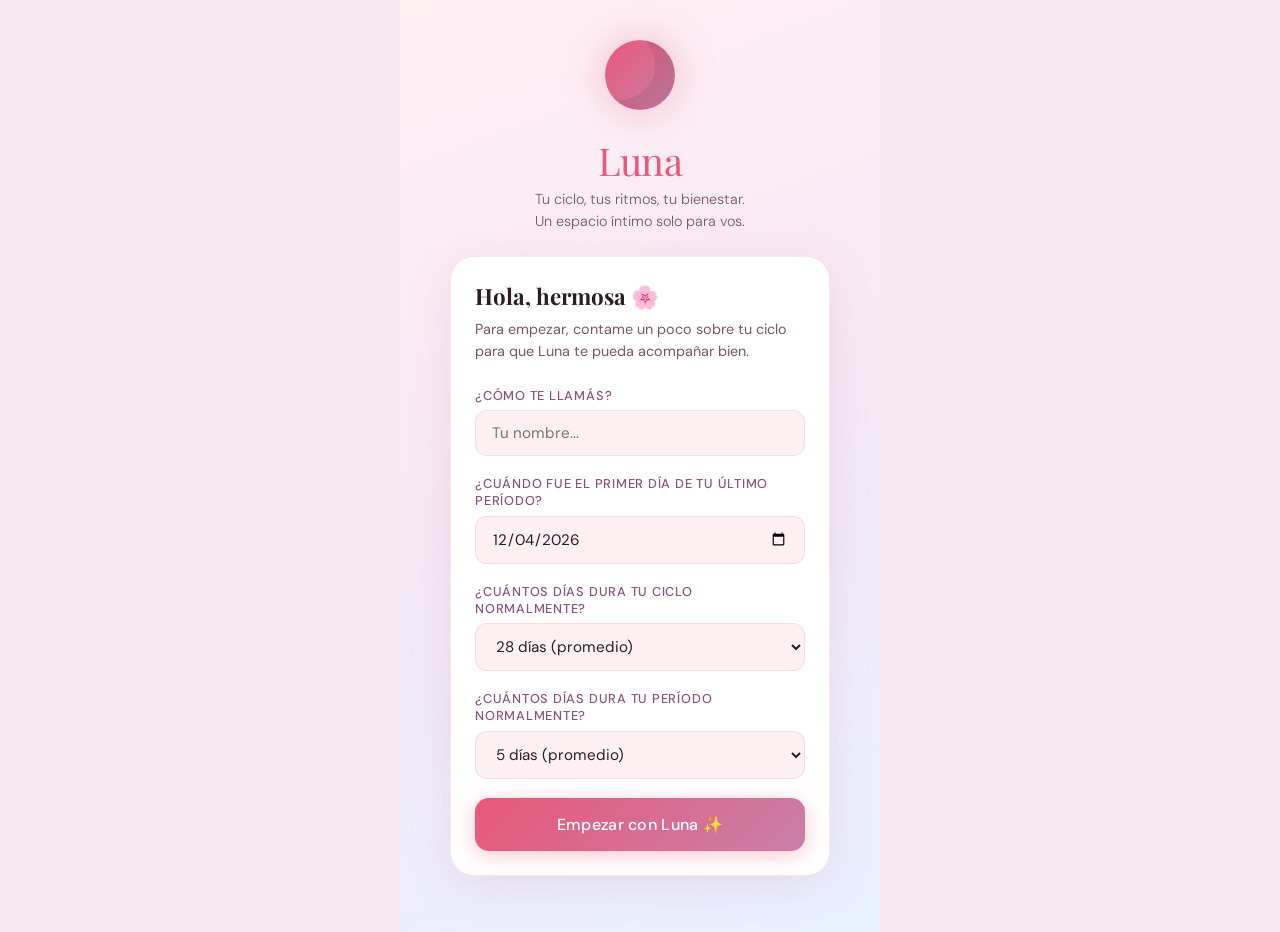
<file: Downloads/luna-ciclo-app-main/index.html>
<!DOCTYPE html>
<html lang="es">
<head>
<meta charset="UTF-8">
<meta name="viewport" content="width=device-width, initial-scale=1.0, maximum-scale=1.0">
<title>Luna — Tu ciclo, tu mundo</title>
<link href="https://fonts.googleapis.com/css2?family=Playfair+Display:ital,wght@0,400;0,600;1,400&family=DM+Sans:wght@300;400;500&display=swap" rel="stylesheet">
<link rel="icon" href="/favicon.png" type="image/png">
<link rel="manifest" href="/manifest.json">
<link rel="apple-touch-icon" href="/apple-touch-icon.png">
<meta name="theme-color" content="#E8587A">
<meta name="apple-mobile-web-app-capable" content="yes">
<meta name="apple-mobile-web-app-status-bar-style" content="black-translucent">
<meta name="apple-mobile-web-app-title" content="Luna">

<meta name="msapplication-TileColor" content="#E8587A">
<style>
  :root {
    --rose: #E8587A;
    --rose-light: #F2A0B4;
    --rose-pale: #FDF0F3;
    --mauve: #C97FA8;
    --mauve-deep: #8B4F7A;
    --cream: #FFF8F5;
    --warm-white: #FFFBF9;
    --text: #2D1B26;
    --text-muted: #7A5568;
    --gold: #D4A85B;
    --teal: #5BA8A0;
    --teal-light: #A8D5D1;
    --border: rgba(232,88,122,0.15);
    --shadow: 0 8px 40px rgba(201,127,168,0.18);
    --shadow-sm: 0 2px 12px rgba(201,127,168,0.12);
  }

  * { margin: 0; padding: 0; box-sizing: border-box; }

  body {
    font-family: 'DM Sans', sans-serif;
    background: var(--cream);
    color: var(--text);
    min-height: 100vh;
    overflow-x: hidden;
  }

  /* ---- SPLASH / ONBOARDING ---- */
  #splash {
    position: fixed; inset: 0;
    background: linear-gradient(160deg, #FFF0F4 0%, #F5E8F5 50%, #E8F0FF 100%);
    display: flex; flex-direction: column;
    align-items: center; justify-content: flex-start;
    z-index: 1000; padding: 1.5rem 1.2rem 2rem;
    overflow-y: auto;
    animation: fadeIn 0.6s ease;
  }
  #splash.hidden { display: none; }

  .splash-moon {
    width: 70px; height: 70px; margin-top: 1rem;
    background: linear-gradient(135deg, #E8587A, #C97FA8);
    border-radius: 50%;
    position: relative; margin-bottom: 1.5rem;
    box-shadow: 0 0 40px rgba(232,88,122,0.35), inset -20px -10px 0 rgba(0,0,0,0.08);
    animation: pulse 3s ease-in-out infinite;
  }
  @keyframes pulse { 0%,100%{transform:scale(1);box-shadow:0 0 40px rgba(232,88,122,.35),inset -20px -10px 0 rgba(0,0,0,.08)} 50%{transform:scale(1.04);box-shadow:0 0 60px rgba(232,88,122,.5),inset -20px -10px 0 rgba(0,0,0,.08)} }

  .splash-title { font-family: 'Playfair Display', serif; font-size: 2.4rem; color: var(--rose); letter-spacing: -0.02em; margin-bottom: 0.2rem; }
  .splash-sub { color: var(--text-muted); font-size: 0.9rem; font-weight: 300; margin-bottom: 1.5rem; text-align: center; line-height: 1.5; }

  .onboarding-card {
    background: white; border-radius: 24px; padding: 1.5rem;
    width: 100%; max-width: 380px;
    box-shadow: var(--shadow);
    border: 1px solid var(--border);
    margin-bottom: 1.5rem;
  }
  .onboarding-card h2 { font-family: 'Playfair Display', serif; font-size: 1.4rem; margin-bottom: 0.5rem; color: var(--text); }
  .onboarding-card p { color: var(--text-muted); font-size: 0.9rem; margin-bottom: 1.5rem; line-height: 1.5; }

  .input-group { margin-bottom: 1.2rem; }
  .input-group label { display: block; font-size: 0.8rem; font-weight: 500; color: var(--mauve-deep); margin-bottom: 0.4rem; text-transform: uppercase; letter-spacing: 0.06em; }
  .input-group input, .input-group select {
    width: 100%; padding: 0.75rem 1rem;
    border: 1.5px solid var(--border); border-radius: 12px;
    font-family: 'DM Sans', sans-serif; font-size: 0.95rem;
    color: var(--text); background: var(--rose-pale);
    outline: none; transition: border 0.2s;
  }
  .input-group input:focus, .input-group select:focus { border-color: var(--rose); background: white; }

  .btn-primary {
    width: 100%; padding: 1rem; border: none; border-radius: 14px;
    background: linear-gradient(135deg, var(--rose), var(--mauve));
    color: white; font-family: 'DM Sans', sans-serif; font-size: 1rem; font-weight: 500;
    cursor: pointer; transition: all 0.25s; letter-spacing: 0.02em;
    box-shadow: 0 4px 20px rgba(232,88,122,0.35);
  }
  .btn-primary:hover { transform: translateY(-2px); box-shadow: 0 8px 28px rgba(232,88,122,0.45); }
  .btn-primary:active { transform: translateY(0); }

  /* ---- MAIN APP ---- */
  #app { display: none; min-height: 100vh; padding-bottom: 90px; }
  #app.visible { display: block; }

  /* TOP BAR */
  .topbar {
    background: white; padding: 0.9rem 1.2rem 0.8rem;
    border-bottom: 1px solid var(--border);
    position: sticky; top: 0; z-index: 100;
    display: flex; align-items: center; justify-content: space-between;
    width: 100%;
  }
  .topbar-left { display: flex; align-items: center; gap: 0.7rem; }
  .topbar-moon { width: 34px; height: 34px; background: linear-gradient(135deg,var(--rose),var(--mauve)); border-radius: 50%; box-shadow: inset -8px -4px 0 rgba(0,0,0,0.1); }
  .topbar-title { font-family: 'Playfair Display', serif; font-size: 1.4rem; color: var(--rose); }
  .topbar-right { font-size: 0.8rem; color: var(--text-muted); text-align: right; line-height: 1.3; }
  .topbar-day { font-weight: 600; color: var(--mauve-deep); font-size: 0.95rem; }

  /* TABS */
  .tabs {
    display: flex; background: white; border-bottom: 1px solid var(--border);
    width: 100%;
  }
  .tab {
    flex: 1; display: flex; align-items: center; justify-content: center; gap: 0.4rem;
    padding: 0.75rem 0.4rem; font-size: 0.78rem; font-weight: 500;
    color: var(--text-muted); border: none; background: none; cursor: pointer;
    border-bottom: 2.5px solid transparent; transition: all 0.2s; white-space: nowrap;
    outline: none; -webkit-tap-highlight-color: transparent;
  }
  .tab .tab-icon { display: flex; align-items: center; }
  .tab .tab-icon svg { width: 18px; height: 18px; stroke: var(--text-muted); stroke-width: 1.8; fill: none; transition: stroke 0.2s; }
  .tab.active { color: var(--rose); border-bottom-color: var(--rose); background: none; }
  .tab.active .tab-icon svg { stroke: var(--rose); }
  .tab:focus { outline: none; background: none; }
  .tab:focus-visible { outline: none; background: none; }
  @media (max-width: 430px) {
    .tab { flex-direction: column; gap: 0.15rem; padding: 0.55rem 0.2rem 0.45rem; }
    .tab .tab-label { font-size: 0.62rem; letter-spacing: 0.01em; }
    .tab .tab-icon svg { width: 20px; height: 20px; }
  }

  /* SECTIONS */
  .section { display: none; padding: 1.2rem 1.2rem; animation: slideUp 0.3s ease; }
  .section.active { display: block; }
  @keyframes slideUp { from{opacity:0;transform:translateY(10px)} to{opacity:1;transform:translateY(0)} }
  @keyframes fadeIn { from{opacity:0} to{opacity:1} }

  /* CARDS */
  .card {
    background: white; border-radius: 20px; padding: 1.4rem;
    margin-bottom: 1rem; box-shadow: var(--shadow-sm);
    border: 1px solid var(--border);
  }
  .card-title { font-family: 'Playfair Display', serif; font-size: 1.1rem; color: var(--text); margin-bottom: 0.8rem; display: flex; align-items: center; gap: 0.5rem; }
  .card-title .emoji { font-size: 1.2rem; }

  /* CYCLE RING */
  .cycle-visual {
    display: flex; justify-content: center; align-items: center;
    padding: 0.2rem 0 0;
  }
  .cycle-ring-wrap { position: relative; width: 140px; height: 140px; flex-shrink: 0; }
  .cycle-ring-wrap svg { width: 140px; height: 140px; transform: rotate(-90deg); display: block; }
  .cycle-center {
    position: absolute; inset: 0; display: flex; flex-direction: column;
    align-items: center; justify-content: center; text-align: center;
  }
  .cycle-day-num { font-family: 'Playfair Display', serif; font-size: 1.7rem; color: var(--rose); line-height: 1; }
  .cycle-day-label { font-size: 0.65rem; color: var(--text-muted); font-weight: 500; text-transform: uppercase; letter-spacing: 0.08em; }
  .cycle-phase-badge {
    display: inline-block; padding: 0.25rem 0.9rem;
    border-radius: 20px; font-size: 0.78rem; font-weight: 500;
    text-align: center; margin: 0.3rem auto; letter-spacing: 0.04em;
  }

  /* PHASE COLORS */
  .phase-menstrual { background: #FFE8EC; color: #C0425E; }
  .phase-folicular { background: #FFF0E0; color: #B87020; }
  .phase-ovulacion { background: #E8F8F0; color: #2A8056; }
  .phase-lutea { background: #F0E8FF; color: #6040A0; }

  /* PREDICTION STRIP */
  .prediction-strip {
    display: flex; gap: 0.4rem; overflow-x: auto; padding: 0.5rem 0;
    scrollbar-width: none;
  }
  .prediction-strip::-webkit-scrollbar { display: none; }
  .pred-day {
    flex-shrink: 0; width: 46px; height: 60px;
    border-radius: 12px; display: flex; flex-direction: column;
    align-items: center; justify-content: center; gap: 0.15rem;
    font-size: 0.7rem; cursor: pointer; transition: transform 0.15s;
    border: 2px solid transparent;
  }
  .pred-day:hover { transform: scale(1.05); }
  .pred-day.today { border-color: var(--rose); }
  .pred-day .pd-num { font-weight: 600; font-size: 0.85rem; }
  .pred-day .pd-dot { width: 6px; height: 6px; border-radius: 50%; }
  .pred-menstrual { background: #FFE8EC; }
  .pred-folicular { background: #FFF5E8; }
  .pred-ovulacion { background: #E8F5EE; }
  .pred-lutea { background: #F2EEFF; }
  .pred-fertile { background: #E0F8F0; border-color: #2A8056 !important; }

  /* SYMPTOM GRID */
  .symptom-grid { display: grid; grid-template-columns: repeat(3, 1fr); gap: 0.6rem; }
  .symptom-btn {
    padding: 0.7rem 0.3rem; border-radius: 14px; border: 1.5px solid var(--border);
    background: var(--rose-pale); text-align: center; cursor: pointer;
    font-size: 0.75rem; color: var(--text-muted); transition: all 0.2s;
    font-family: 'DM Sans', sans-serif;
  }
  .symptom-btn .sym-icon { font-size: 1.4rem; display: block; margin-bottom: 0.2rem; }
  .symptom-btn.selected { background: var(--rose); border-color: var(--rose); color: white; }
  .symptom-btn:hover:not(.selected) { border-color: var(--rose-light); }

  /* MOOD */
  .mood-row { display: flex; justify-content: space-around; padding: 0.5rem 0; }
  .mood-btn { display: flex; flex-direction: column; align-items: center; gap: 0.3rem; cursor: pointer; padding: 0.5rem; border-radius: 12px; transition: all 0.2s; border: 2px solid transparent; }
  .mood-btn .mood-icon { font-size: 2rem; }
  .mood-btn .mood-label { font-size: 0.65rem; color: var(--text-muted); font-weight: 500; }
  .mood-btn.selected { background: var(--rose-pale); border-color: var(--rose); }

  /* FLOW */
  .flow-row { display: flex; gap: 0.6rem; }
  .flow-btn { flex: 1; padding: 0.7rem; border-radius: 12px; border: 1.5px solid var(--border); background: var(--rose-pale); text-align: center; cursor: pointer; font-size: 0.8rem; color: var(--text-muted); transition: all 0.2s; font-family: 'DM Sans', sans-serif; }
  .flow-btn.selected { background: var(--rose); border-color: var(--rose); color: white; }

  /* NOTES */
  .notes-area {
    width: 100%; border: 1.5px solid var(--border); border-radius: 12px;
    padding: 0.8rem; font-family: 'DM Sans', sans-serif; font-size: 0.9rem;
    resize: none; outline: none; color: var(--text); background: var(--rose-pale);
    transition: border 0.2s;
  }
  .notes-area:focus { border-color: var(--rose); background: white; }

  /* SAVE BTN */
  .btn-save {
    width: 100%; padding: 0.9rem; border: none; border-radius: 14px;
    background: linear-gradient(135deg, var(--rose), var(--mauve));
    color: white; font-family: 'DM Sans', sans-serif; font-size: 0.95rem; font-weight: 500;
    cursor: pointer; transition: all 0.2s; margin-top: 0.5rem;
    box-shadow: 0 4px 16px rgba(232,88,122,0.3);
  }
  .btn-save:hover { transform: translateY(-1px); }

  /* AI CHAT */
  .ai-chat-wrap { display: flex; flex-direction: column; height: calc(100vh - 180px); }
  .chat-messages { flex: 1; overflow-y: auto; display: flex; flex-direction: column; gap: 0.8rem; padding: 0.5rem 0; scrollbar-width: thin; scrollbar-color: var(--rose-light) transparent; }
  .msg { max-width: 88%; padding: 0.9rem 1.1rem; border-radius: 18px; font-size: 0.88rem; line-height: 1.55; }
  .msg.ai { background: white; border: 1px solid var(--border); color: var(--text); border-radius: 18px 18px 18px 4px; align-self: flex-start; box-shadow: var(--shadow-sm); }
  .msg.user { background: linear-gradient(135deg,var(--rose),var(--mauve)); color: white; border-radius: 18px 18px 4px 18px; align-self: flex-end; }
  .msg.ai .ai-label { font-size: 0.7rem; color: var(--rose); font-weight: 600; text-transform: uppercase; letter-spacing: 0.08em; margin-bottom: 0.3rem; display: flex; align-items: center; gap: 0.3rem; }
  .typing { display: flex; gap: 4px; align-items: center; padding: 0.6rem 0.8rem; }
  .typing span { width: 7px; height: 7px; background: var(--rose-light); border-radius: 50%; animation: bounce 1.2s infinite; }
  .typing span:nth-child(2) { animation-delay: 0.2s; }
  .typing span:nth-child(3) { animation-delay: 0.4s; }
  @keyframes bounce { 0%,60%,100%{transform:translateY(0)} 30%{transform:translateY(-8px)} }

  .chat-input-wrap { display: flex; gap: 0.6rem; padding-top: 0.8rem; border-top: 1px solid var(--border); }
  .chat-input {
    flex: 1; padding: 0.75rem 1rem; border: 1.5px solid var(--border); border-radius: 50px;
    font-family: 'DM Sans', sans-serif; font-size: 0.9rem; outline: none;
    color: var(--text); background: var(--rose-pale); transition: border 0.2s;
  }
  .chat-input:focus { border-color: var(--rose); background: white; }
  .chat-send {
    width: 44px; height: 44px; border-radius: 50%; border: none;
    background: linear-gradient(135deg,var(--rose),var(--mauve));
    color: white; font-size: 1.1rem; cursor: pointer; transition: transform 0.15s;
    display: flex; align-items: center; justify-content: center;
    box-shadow: 0 3px 12px rgba(232,88,122,0.4);
    flex-shrink: 0;
  }
  .chat-send:hover { transform: scale(1.08); }

  /* QUICK QUESTIONS */
  .quick-qs { display: flex; flex-wrap: wrap; gap: 0.5rem; margin-bottom: 0.8rem; }
  .quick-q { padding: 0.4rem 0.85rem; border-radius: 20px; border: 1.5px solid var(--rose-light); background: var(--rose-pale); font-size: 0.75rem; color: var(--rose); cursor: pointer; transition: all 0.2s; font-family: 'DM Sans', sans-serif; }
  .quick-q:hover { background: var(--rose); color: white; border-color: var(--rose); }

  /* CALENDAR */
  .cal-header { display: flex; align-items: center; justify-content: space-between; margin-bottom: 1rem; }
  .cal-nav { background: none; border: 1.5px solid var(--border); border-radius: 8px; width: 32px; height: 32px; cursor: pointer; font-size: 1rem; color: var(--text-muted); display: flex; align-items: center; justify-content: center; transition: all 0.2s; }
  .cal-nav:hover { border-color: var(--rose); color: var(--rose); }
  .cal-month { font-family: 'Playfair Display', serif; font-size: 1.1rem; }
  .cal-grid { display: grid; grid-template-columns: repeat(7, 1fr); gap: 0.25rem; }
  .cal-dow { text-align: center; font-size: 0.7rem; font-weight: 600; color: var(--text-muted); padding: 0.3rem 0; text-transform: uppercase; letter-spacing: 0.05em; }
  .cal-d {
    aspect-ratio: 1; border-radius: 50%; display: flex; align-items: center; justify-content: center;
    font-size: 0.8rem; cursor: pointer; transition: all 0.2s; position: relative;
  }
  .cal-d:hover { background: var(--rose-pale); }
  .cal-d.today { font-weight: 700; color: var(--rose); }
  .cal-d.today::after { content:''; position:absolute; bottom:3px; left:50%; transform:translateX(-50%); width:5px; height:5px; border-radius:50%; background:var(--rose); }
  .cal-d.menstrual { background: #FFE0E8; color: #C0425E; border-radius: 50%; }
  .cal-d.ovulacion { background: #D8F5EB; color: #2A8056; }
  .cal-d.fertile { background: #EAF8F3; color: #3AA070; }
  .cal-d.lutea { background: #EEE8FF; color: #6040A0; }
  .cal-d.folicular { background: #FFF3E0; color: #B87020; }
  .cal-d.empty { pointer-events: none; }

  /* LEGEND */
  .legend { display: flex; flex-wrap: wrap; gap: 0.6rem; margin-top: 0.8rem; }
  .legend-item { display: flex; align-items: center; gap: 0.35rem; font-size: 0.72rem; color: var(--text-muted); }
  .legend-dot { width: 10px; height: 10px; border-radius: 50%; }

  /* BOTTOM NAV */
  .bottom-nav {
    position: fixed; bottom: 0; left: 0; right: 0;
    background: white; border-top: 1px solid var(--border);
    display: flex; align-items: center; justify-content: space-around;
    padding: 0.6rem 0 max(0.6rem, env(safe-area-inset-bottom));
    z-index: 100; box-shadow: 0 -4px 20px rgba(201,127,168,0.1);
  }
  .nav-btn { display: flex; flex-direction: column; align-items: center; gap: 0.2rem; padding: 0.3rem 0.8rem; cursor: pointer; border: none; background: none; }
  .nav-btn .nav-icon { font-size: 1.4rem; }
  .nav-btn .nav-label { font-size: 0.65rem; color: var(--text-muted); font-weight: 500; font-family: 'DM Sans', sans-serif; }
  .nav-btn.active .nav-label { color: var(--rose); }
  .nav-btn.active .nav-icon { filter: saturate(2); }

  /* INSIGHTS */
  .insight-row { display: flex; gap: 0.7rem; margin-bottom: 0.7rem; }
  .insight-box { flex: 1; background: var(--rose-pale); border-radius: 14px; padding: 1rem; text-align: center; }
  .insight-box .ib-val { font-family: 'Playfair Display', serif; font-size: 1.8rem; color: var(--rose); }
  .insight-box .ib-label { font-size: 0.72rem; color: var(--text-muted); margin-top: 0.2rem; }

  .tip-card { background: linear-gradient(135deg, #FFF0F8, #F5EEFF); border-radius: 16px; padding: 1.1rem; border: 1px solid rgba(201,127,168,0.2); margin-bottom: 0.8rem; }
  .tip-card .tip-title { font-weight: 600; font-size: 0.85rem; color: var(--mauve-deep); margin-bottom: 0.3rem; display: flex; align-items: center; gap: 0.4rem; }
  .tip-card .tip-text { font-size: 0.83rem; color: var(--text-muted); line-height: 1.5; }

  /* PERIOD LOG */
  .period-log-form { display: flex; flex-direction: column; gap: 1rem; }
  .log-section-title { font-size: 0.8rem; font-weight: 600; color: var(--mauve-deep); text-transform: uppercase; letter-spacing: 0.07em; margin-bottom: 0.4rem; }

  /* TOAST */
  .toast {
    position: fixed; bottom: 100px; left: 50%; transform: translateX(-50%) translateY(10px);
    background: var(--text); color: white; padding: 0.7rem 1.4rem; border-radius: 50px;
    font-size: 0.85rem; z-index: 999; opacity: 0; transition: all 0.3s; pointer-events: none;
    white-space: nowrap;
  }
  .toast.show { opacity: 1; transform: translateX(-50%) translateY(0); }

  /* SCROLLBAR */
  ::-webkit-scrollbar { width: 4px; }
  ::-webkit-scrollbar-track { background: transparent; }
  ::-webkit-scrollbar-thumb { background: var(--rose-light); border-radius: 2px; }

  /* RESPONSIVE MAX WIDTH */
  .app-inner { max-width: 480px; margin: 0 auto; }
  .topbar, .tabs { width: 100%; max-width: 100%; position: sticky; left: 0; transform: none; }
  .bottom-nav { width: 100%; max-width: 100%; left: 0; transform: none; }
  body { display: block; }
  #splash { max-width: 100%; }
  @media (min-width: 500px) {
    body { background: #F5E8F0; }
    #app { background: var(--cream); max-width: 480px; margin: 0 auto; }
    .topbar, .tabs { max-width: 480px; margin: 0 auto; }
    .bottom-nav { max-width: 480px; left: 50%; transform: translateX(-50%); }
    #splash { max-width: 480px; margin: 0 auto; left: unset; transform: none; position: relative; }
  }
</style>
</head>
<body>

<!-- SPLASH / ONBOARDING -->
<div id="splash">
  <div class="splash-moon"></div>
  <div class="splash-title">Luna</div>
  <div class="splash-sub">Tu ciclo, tus ritmos, tu bienestar.<br>Un espacio íntimo solo para vos.</div>
  <div class="onboarding-card">
    <h2>Hola, hermosa 🌸</h2>
    <p>Para empezar, contame un poco sobre tu ciclo para que Luna te pueda acompañar bien.</p>
    <div class="input-group">
      <label>¿Cómo te llamás?</label>
      <input type="text" id="ob-name" placeholder="Tu nombre...">
    </div>
    <div class="input-group">
      <label>¿Cuándo fue el primer día de tu último período?</label>
      <input type="date" id="ob-last-period">
    </div>
    <div class="input-group">
      <label>¿Cuántos días dura tu ciclo normalmente?</label>
      <select id="ob-cycle-length">
        <option value="">Seleccionar...</option>
        <option value="21">21 días</option>
        <option value="22">22 días</option>
        <option value="23">23 días</option>
        <option value="24">24 días</option>
        <option value="25">25 días</option>
        <option value="26">26 días</option>
        <option value="27">27 días</option>
        <option value="28" selected>28 días (promedio)</option>
        <option value="29">29 días</option>
        <option value="30">30 días</option>
        <option value="31">31 días</option>
        <option value="32">32 días</option>
        <option value="33">33 días</option>
        <option value="34">34 días</option>
        <option value="35">35 días</option>
      </select>
    </div>
    <div class="input-group">
      <label>¿Cuántos días dura tu período normalmente?</label>
      <select id="ob-period-length">
        <option value="3">3 días</option>
        <option value="4">4 días</option>
        <option value="5" selected>5 días (promedio)</option>
        <option value="6">6 días</option>
        <option value="7">7 días</option>
      </select>
    </div>
    <button class="btn-primary" onclick="startApp()">Empezar con Luna ✨</button>
  </div>
</div>

<!-- MAIN APP -->
<div id="app">
  <div class="app-inner">

    <!-- TOP BAR -->
    <div class="topbar">
      <div class="topbar-left">
        <div class="topbar-moon"></div>
        <div class="topbar-title">Luna</div>
      </div>
      <div class="topbar-right">
        <div class="topbar-day" id="tb-day">Día 1 del ciclo</div>
        <div id="tb-phase" style="font-size:0.75rem; color:var(--mauve)"></div>
      </div>
    </div>

    <!-- TABS -->
    <div class="tabs">
      <button class="tab active" onclick="switchTab('hoy')">
        <span class="tab-icon"><svg viewBox="0 0 24 24" xmlns="http://www.w3.org/2000/svg"><circle cx="12" cy="12" r="5"/><line x1="12" y1="1" x2="12" y2="3"/><line x1="12" y1="21" x2="12" y2="23"/><line x1="4.22" y1="4.22" x2="5.64" y2="5.64"/><line x1="18.36" y1="18.36" x2="19.78" y2="19.78"/><line x1="1" y1="12" x2="3" y2="12"/><line x1="21" y1="12" x2="23" y2="12"/><line x1="4.22" y1="19.78" x2="5.64" y2="18.36"/><line x1="18.36" y1="5.64" x2="19.78" y2="4.22"/></svg></span>
        <span class="tab-label">Hoy</span>
      </button>
      <button class="tab" onclick="switchTab('registro')">
        <span class="tab-icon"><svg viewBox="0 0 24 24" xmlns="http://www.w3.org/2000/svg"><path d="M11 4H4a2 2 0 0 0-2 2v14a2 2 0 0 0 2 2h14a2 2 0 0 0 2-2v-7"/><path d="M18.5 2.5a2.121 2.121 0 0 1 3 3L12 15l-4 1 1-4 9.5-9.5z"/></svg></span>
        <span class="tab-label">Registro</span>
      </button>
      <button class="tab" onclick="switchTab('calendario')">
        <span class="tab-icon"><svg viewBox="0 0 24 24" xmlns="http://www.w3.org/2000/svg"><rect x="3" y="4" width="18" height="18" rx="2" ry="2"/><line x1="16" y1="2" x2="16" y2="6"/><line x1="8" y1="2" x2="8" y2="6"/><line x1="3" y1="10" x2="21" y2="10"/></svg></span>
        <span class="tab-label">Calendario</span>
      </button>
      <button class="tab" onclick="switchTab('luna-ia')">
        <span class="tab-icon"><svg viewBox="0 0 24 24" xmlns="http://www.w3.org/2000/svg"><path d="M12 2l2.09 6.26L20.18 9l-5 4.27L16.82 20 12 16.77 7.18 20l1.64-6.73L3.82 9l6.09-.74L12 2z" stroke-linejoin="round"/></svg></span>
        <span class="tab-label">Luna IA</span>
      </button>
      <button class="tab" onclick="switchTab('insights')">
        <span class="tab-icon"><svg viewBox="0 0 24 24" xmlns="http://www.w3.org/2000/svg"><path d="M20.84 4.61a5.5 5.5 0 0 0-7.78 0L12 5.67l-1.06-1.06a5.5 5.5 0 0 0-7.78 7.78l1.06 1.06L12 21.23l7.78-7.78 1.06-1.06a5.5 5.5 0 0 0 0-7.78z"/></svg></span>
        <span class="tab-label">Mi ciclo</span>
      </button>
    </div>

    <!-- ===== HOY ===== -->
    <div id="tab-hoy" class="section active">

      <!-- CYCLE RING -->
      <div class="card" style="text-align:center;padding:0.8rem 1.2rem">
        <div class="cycle-visual">
          <div class="cycle-ring-wrap">
            <svg viewBox="0 0 200 200">
              <circle cx="100" cy="100" r="80" fill="none" stroke="#F5E8EE" stroke-width="14"/>
              <circle id="ring-progress" cx="100" cy="100" r="80" fill="none" stroke="url(#ringGrad)" stroke-width="14" stroke-linecap="round" stroke-dasharray="502" stroke-dashoffset="502"/>
              <defs>
                <linearGradient id="ringGrad" x1="0%" y1="0%" x2="100%" y2="0%">
                  <stop offset="0%" style="stop-color:#E8587A"/>
                  <stop offset="100%" style="stop-color:#C97FA8"/>
                </linearGradient>
              </defs>
            </svg>
            <div class="cycle-center">
              <div class="cycle-day-num" id="ring-day">1</div>
              <div class="cycle-day-label">día del ciclo</div>
            </div>
          </div>
        </div>
        <div id="phase-badge" class="cycle-phase-badge phase-menstrual">🌑 Menstrual</div>
        <p id="phase-desc" style="font-size:0.82rem;color:var(--text-muted);margin-top:0.3rem;line-height:1.5;padding:0 0.5rem"></p>
      </div>

      <!-- NEXT EVENTS -->
      <div class="card">
        <div class="card-title"><span class="emoji">📍</span> Próximos eventos</div>
        <div id="next-events" style="display:flex;flex-direction:column;gap:0.6rem"></div>
      </div>

      <!-- TIPS DEL DÍA -->
      <div class="card">
        <div class="card-title"><span class="emoji">💡</span> Consejos para hoy</div>
        <div id="daily-tips"></div>
      </div>

      <!-- FRANJA CALENDARIO -->
      <div class="card">
        <div class="card-title"><span class="emoji">📆</span> Próximos 14 días</div>
        <div class="prediction-strip" id="pred-strip"></div>
        <div class="legend" style="margin-top:0.8rem">
          <div class="legend-item"><div class="legend-dot" style="background:#FFE0E8"></div> Período</div>
          <div class="legend-item"><div class="legend-dot" style="background:#FFF3E0"></div> Folicular</div>
          <div class="legend-item"><div class="legend-dot" style="background:#D8F5EB;border:2px solid #2A8056"></div> Fértil</div>
          <div class="legend-item"><div class="legend-dot" style="background:#D8F5EB"></div> Ovulación</div>
          <div class="legend-item"><div class="legend-dot" style="background:#EEE8FF"></div> Lútea</div>
        </div>
      </div>

    </div><!-- /hoy -->

    <!-- ===== REGISTRO ===== -->
    <div id="tab-registro" class="section">
      <div class="card">
        <div class="card-title"><span class="emoji">🩸</span> ¿Estás en tu período hoy?</div>
        <div class="log-section-title">Flujo</div>
        <div class="flow-row" id="flow-btns">
          <button class="flow-btn" onclick="selectFlow(this,'ninguno')">Sin período</button>
          <button class="flow-btn" onclick="selectFlow(this,'leve')">🩸 Leve</button>
          <button class="flow-btn" onclick="selectFlow(this,'moderado')">🩸🩸 Moderado</button>
          <button class="flow-btn" onclick="selectFlow(this,'intenso')">🩸🩸🩸 Intenso</button>
        </div>
      </div>

      <div class="card">
        <div class="card-title"><span class="emoji">😊</span> ¿Cómo te sentís emocionalmente?</div>
        <div class="mood-row" id="mood-btns">
          <div class="mood-btn" onclick="selectMood(this,'feliz')"><div class="mood-icon">😊</div><div class="mood-label">Feliz</div></div>
          <div class="mood-btn" onclick="selectMood(this,'tranquila')"><div class="mood-icon">😌</div><div class="mood-label">Tranquila</div></div>
          <div class="mood-btn" onclick="selectMood(this,'ansiosa')"><div class="mood-icon">😰</div><div class="mood-label">Ansiosa</div></div>
          <div class="mood-btn" onclick="selectMood(this,'irritable')"><div class="mood-icon">😤</div><div class="mood-label">Irritable</div></div>
          <div class="mood-btn" onclick="selectMood(this,'triste')"><div class="mood-icon">😢</div><div class="mood-label">Triste</div></div>
          <div class="mood-btn" onclick="selectMood(this,'energica')"><div class="mood-icon">⚡</div><div class="mood-label">Enérgica</div></div>
        </div>
      </div>

      <div class="card">
        <div class="card-title"><span class="emoji">🩺</span> Síntomas físicos</div>
        <div class="symptom-grid" id="symptom-grid">
          <button class="symptom-btn" onclick="toggleSym(this,'dolorcabeza')"><span class="sym-icon">🤕</span>Dolor de cabeza</button>
          <button class="symptom-btn" onclick="toggleSym(this,'calambre')"><span class="sym-icon">⚡</span>Cólicos</button>
          <button class="symptom-btn" onclick="toggleSym(this,'hinchada')"><span class="sym-icon">🫧</span>Hinchazón</button>
          <button class="symptom-btn" onclick="toggleSym(this,'senos')"><span class="sym-icon">💗</span>Sensibilidad senos</button>
          <button class="symptom-btn" onclick="toggleSym(this,'fatiga')"><span class="sym-icon">😴</span>Fatiga</button>
          <button class="symptom-btn" onclick="toggleSym(this,'nausea')"><span class="sym-icon">🤢</span>Náuseas</button>
          <button class="symptom-btn" onclick="toggleSym(this,'acne')"><span class="sym-icon">🔴</span>Acné</button>
          <button class="symptom-btn" onclick="toggleSym(this,'insomnio')"><span class="sym-icon">🌙</span>Insomnio</button>
          <button class="symptom-btn" onclick="toggleSym(this,'apetito')"><span class="sym-icon">🍫</span>Antojos</button>
        </div>
      </div>

      <div class="card">
        <div class="card-title"><span class="emoji">📝</span> Notas del día</div>
        <textarea class="notes-area" id="daily-notes" rows="3" placeholder="¿Algo especial que quieras recordar de hoy?"></textarea>
      </div>

      <div class="card" style="padding:0.8rem 1.4rem">
        <button class="btn-save" onclick="saveLog()">💾 Guardar registro del día</button>
      </div>
    </div><!-- /registro -->

    <!-- ===== CALENDARIO ===== -->
    <div id="tab-calendario" class="section">
      <div class="card">
        <div class="cal-header">
          <button class="cal-nav" onclick="changeMonth(-1)">‹</button>
          <div class="cal-month" id="cal-month-label"></div>
          <button class="cal-nav" onclick="changeMonth(1)">›</button>
        </div>
        <div class="cal-grid" id="cal-grid"></div>
        <div class="legend">
          <div class="legend-item"><div class="legend-dot" style="background:#FFE0E8"></div> Período</div>
          <div class="legend-item"><div class="legend-dot" style="background:#FFF3E0"></div> Folicular</div>
          <div class="legend-item"><div class="legend-dot" style="background:#EAF8F3;border:1.5px solid #3AA070"></div> Fértil</div>
          <div class="legend-item"><div class="legend-dot" style="background:#D8F5EB"></div> Ovulación</div>
          <div class="legend-item"><div class="legend-dot" style="background:#EEE8FF"></div> Lútea</div>
        </div>
      </div>

      <!-- PERIOD LOGGER -->
      <div class="card">
        <div class="card-title"><span class="emoji">🩸</span> Registrar período</div>
        <p style="font-size:0.82rem;color:var(--text-muted);margin-bottom:1rem">¿Empezaste o terminaste tu período en una fecha específica?</p>
        <div class="period-log-form">
          <div class="input-group">
            <label>Inicio del período</label>
            <input type="date" id="period-start-input">
          </div>
          <div class="input-group">
            <label>Fin del período (si ya terminó)</label>
            <input type="date" id="period-end-input">
          </div>
          <button class="btn-save" onclick="logPeriod()">Registrar período</button>
        </div>
      </div>
    </div><!-- /calendario -->

    <!-- ===== LUNA IA ===== -->
    <div id="tab-luna-ia" class="section">
      <div class="ai-chat-wrap">
        <div class="quick-qs" id="quick-qs">
          <button class="quick-q" onclick="quickAsk('¿Cómo me siento en mi fase actual?')">¿Cómo me siento en mi fase?</button>
          <button class="quick-q" onclick="quickAsk('¿Qué puedo comer hoy para sentirme mejor?')">Consejos de alimentación</button>
          <button class="quick-q" onclick="quickAsk('¿Cuándo es mi próxima ovulación?')">Mi próxima ovulación</button>
          <button class="quick-q" onclick="quickAsk('¿Qué ejercicios me convienen ahora?')">Ejercicios para hoy</button>
          <button class="quick-q" onclick="quickAsk('Tengo cólicos, ¿qué puedo hacer?')">Tengo cólicos 😣</button>
          <button class="quick-q" onclick="quickAsk('¿Cómo afecta mi ciclo a mi libido?')">Ciclo y libido</button>
        </div>
        <div class="chat-messages" id="chat-messages"></div>
        <div class="chat-input-wrap">
          <input class="chat-input" id="chat-input" placeholder="Preguntame lo que quieras..." onkeydown="if(event.key==='Enter')sendChat()">
          <button class="chat-send" onclick="sendChat()">➤</button>
        </div>
      </div>
    </div><!-- /luna-ia -->

    <!-- ===== INSIGHTS ===== -->
    <div id="tab-insights" class="section">
      <div class="card">
        <div class="card-title"><span class="emoji">💜</span> Tu ciclo en números</div>
        <div class="insight-row">
          <div class="insight-box"><div class="ib-val" id="ins-cycle">28</div><div class="ib-label">días de ciclo</div></div>
          <div class="insight-box"><div class="ib-val" id="ins-period">5</div><div class="ib-label">días de período</div></div>
          <div class="insight-box"><div class="ib-val" id="ins-day">1</div><div class="ib-label">día actual</div></div>
        </div>
      </div>

      <div class="card">
        <div class="card-title"><span class="emoji">🗓️</span> Próximas fechas clave</div>
        <div id="key-dates"></div>
      </div>

      <div class="card">
        <div class="card-title"><span class="emoji">🌟</span> Entendé tu ciclo</div>
        <div id="phase-edu"></div>
      </div>

    </div><!-- /insights -->

  </div><!-- /app-inner -->
</div><!-- /app -->

<div class="toast" id="toast"></div>

<script>
// ===================== STATE =====================
let state = {
  name: '',
  lastPeriod: null,
  cycleLength: 28,
  periodLength: 5,
  logs: {},        // date -> {flow, mood, symptoms, notes}
  periods: [],     // [{start, end}]
  calMonth: new Date()
};

let selectedFlow = '';
let selectedMood = '';
let selectedSymptoms = [];
let chatHistory = [];

// ===================== ONBOARDING =====================
function startApp() {
  const name = document.getElementById('ob-name').value.trim();
  const lp = document.getElementById('ob-last-period').value;
  const cl = document.getElementById('ob-cycle-length').value;
  const pl = document.getElementById('ob-period-length').value;

  if (!name || !lp || !cl) { showToast('Completá todos los campos 🌸'); return; }

  state.name = name;
  state.lastPeriod = new Date(lp + 'T12:00:00');
  state.cycleLength = parseInt(cl);
  state.periodLength = parseInt(pl);

  // Save
  localStorage.setItem('lunaState', JSON.stringify({
    name: state.name,
    lastPeriod: state.lastPeriod.toISOString(),
    cycleLength: state.cycleLength,
    periodLength: state.periodLength,
    logs: state.logs,
    periods: state.periods
  }));

  document.getElementById('splash').classList.add('hidden');
  document.getElementById('app').classList.add('visible');
  initApp();
}

function loadState() {
  const saved = localStorage.getItem('lunaState');
  if (!saved) return false;
  const s = JSON.parse(saved);
  state.name = s.name;
  state.lastPeriod = new Date(s.lastPeriod);
  state.cycleLength = s.cycleLength;
  state.periodLength = s.periodLength;
  state.logs = s.logs || {};
  state.periods = s.periods || [];
  return true;
}

function saveState() {
  localStorage.setItem('lunaState', JSON.stringify({
    name: state.name,
    lastPeriod: state.lastPeriod.toISOString(),
    cycleLength: state.cycleLength,
    periodLength: state.periodLength,
    logs: state.logs,
    periods: state.periods
  }));
}

// ===================== CYCLE MATH =====================
function getDayOfCycle(date) {
  const lp = new Date(state.lastPeriod);
  lp.setHours(0,0,0,0);
  const d = new Date(date);
  d.setHours(0,0,0,0);
  let diff = Math.floor((d - lp) / 86400000);
  // Modulo to current cycle
  diff = ((diff % state.cycleLength) + state.cycleLength) % state.cycleLength;
  return diff + 1; // 1-indexed
}

function getPhase(dayOfCycle) {
  const pl = state.periodLength;
  const cl = state.cycleLength;
  const ovDay = Math.round(cl / 2) - 2; // ovulation around middle
  const fertStart = ovDay - 4;
  const fertEnd = ovDay + 1;
  const lutStart = ovDay + 2;

  if (dayOfCycle <= pl) return 'menstrual';
  if (dayOfCycle < fertStart) return 'folicular';
  if (dayOfCycle >= fertStart && dayOfCycle <= fertEnd) return 'fertile';
  if (dayOfCycle === ovDay || dayOfCycle === ovDay+1) return 'ovulacion';
  return 'lutea';
}

function getPhaseForDate(date) {
  return getPhase(getDayOfCycle(date));
}

function getPhaseInfo(phase) {
  const phases = {
    menstrual: {
      label: '🌑 Menstrual', badge: 'phase-menstrual',
      desc: 'Tu cuerpo se renueva. Es momento de descansar y de conectar con tus necesidades. Sé gentil con vos misma.',
      tips: [
        { icon: '🛁', title: 'Baño cálido', text: 'El calor relaja los cólicos. Un baño largo con sales o una bolsa de agua caliente en el vientre pueden ayudarte mucho.' },
        { icon: '🍫', title: 'Antojos conscientes', text: 'Es normal querer chocolate o dulces. Optá por chocolate amargo 70%+ que tiene magnesio y ayuda con los cólicos.' },
        { icon: '🧘', title: 'Movimiento suave', text: 'Yoga restaurativo, caminatas cortas o estiramientos suaves son ideales. Tu cuerpo pide calma, no intensidad.' },
        { icon: '💧', title: 'Hidratación', text: 'Tomá mucha agua e infusiones de jengibre o manzanilla para aliviar la inflamación.' }
      ]
    },
    folicular: {
      label: '🌒 Folicular', badge: 'phase-folicular',
      desc: 'Los estrógenos suben y con ellos tu energía y tu claridad mental. Es tu fase de nuevos comienzos.',
      tips: [
        { icon: '🚀', title: 'Proyectos nuevos', text: 'Tu mente está afilada y creativa. Ideal para empezar proyectos, aprender cosas nuevas o tomar decisiones importantes.' },
        { icon: '🥗', title: 'Alimentos frescos', text: 'Vegetales crucíferos como brócoli y repollitos ayudan a procesar los estrógenos. Añadí semillas de lino a tu dieta.' },
        { icon: '💪', title: 'Entrená más fuerte', text: 'Tu resistencia y fuerza están en aumento. Es buen momento para cardio, pesas o clases grupales.' },
        { icon: '🌸', title: 'Socializar', text: 'Tu comunicación fluye mejor. Aprovechá para encuentros sociales, reuniones de trabajo o citas.' }
      ]
    },
    fertile: {
      label: '🌿 Ventana Fértil', badge: 'phase-ovulacion',
      desc: 'Estás en tu ventana fértil. Si querés quedar embarazada, este es el momento. Si no, tené precaución.',
      tips: [
        { icon: '💕', title: 'Mayor deseo', text: 'Es normal sentir más deseo sexual. Tu cuerpo está biológicamente preparado para la reproducción.' },
        { icon: '🌡️', title: 'Temperatura basal', text: 'Si medís tu temperatura basal, notarás que sube levemente justo después de ovular.' },
        { icon: '🥚', title: 'Moco cervical', text: 'Un flujo transparente y elástico (como clara de huevo) es señal de fertilidad alta.' },
        { icon: '⚡', title: 'Energía al máximo', text: 'Aprovechá el peak de energía y confianza. Estás en tu momento más radiante.' }
      ]
    },
    ovulacion: {
      label: '🌕 Ovulación', badge: 'phase-ovulacion',
      desc: 'Tu pico hormonal. Te sentís segura, radiante y conectada. ¡Es tu superpoder mensual!',
      tips: [
        { icon: '✨', title: 'Momento de brillar', text: 'Tu confianza y carisma están al máximo. Ideal para presentaciones, entrevistas o fechas especiales.' },
        { icon: '🏃', title: 'Entrenamiento intenso', text: 'Estás en tu pico físico. Es el mejor momento para HIIT, competencias o entrenamientos exigentes.' },
        { icon: '🥑', title: 'Alimentos antiinflamatorios', text: 'Aguacate, salmón y nueces apoyan la salud hormonal durante la ovulación.' },
        { icon: '💬', title: 'Conversaciones importantes', text: 'Tu empatía y comunicación están en su punto más alto. Es buen momento para hablar de cosas difíciles.' }
      ]
    },
    lutea: {
      label: '🌗 Lútea', badge: 'phase-lutea',
      desc: 'La progesterona sube y tu cuerpo se prepara. Podés sentirte más introvertida o sensible, y eso es perfectamente normal.',
      tips: [
        { icon: '🧠', title: 'Trabajo profundo', text: 'Aunque el carisma baja, tu capacidad analítica y atención al detalle están altas. Ideal para trabajo creativo solitario.' },
        { icon: '🍌', title: 'Magnesio y B6', text: 'Plátanos, espinaca y chocolate amargo ayudan con el SPM. Reducí el café y el alcohol.' },
        { icon: '🛌', title: 'Priorizar el sueño', text: 'Tu temperatura corporal sube un poco, lo que puede afectar el sueño. Ventilá el cuarto y dormite más temprano.' },
        { icon: '💆', title: 'Cuidado personal', text: 'Es tu fase más introspectiva. Un baño largo, un libro, una serie o tiempo con vos misma es exactamente lo que necesitás.' }
      ]
    }
  };
  return phases[phase] || phases.folicular;
}

// ===================== INIT =====================
function initApp() {
  updateTopBar();
  renderHoy();
  renderCalendar();
  renderInsights();
  initChat();
}

function updateTopBar() {
  const today = new Date();
  const dayNum = getDayOfCycle(today);
  const phase = getPhase(dayNum);
  const pi = getPhaseInfo(phase);
  document.getElementById('tb-day').textContent = `Día ${dayNum} del ciclo`;
  document.getElementById('tb-phase').textContent = pi.label;
}

// ===================== HOY =====================
function renderHoy() {
  const today = new Date();
  const dayNum = getDayOfCycle(today);
  const phase = getPhase(dayNum);
  const pi = getPhaseInfo(phase);
  const cl = state.cycleLength;

  // Ring
  const pct = dayNum / cl;
  const circumference = 2 * Math.PI * 80;
  const offset = circumference - (pct * circumference);
  document.getElementById('ring-progress').style.strokeDashoffset = offset;
  document.getElementById('ring-day').textContent = dayNum;

  // Badge & desc
  const badge = document.getElementById('phase-badge');
  badge.textContent = pi.label;
  badge.className = 'cycle-phase-badge ' + pi.badge;
  document.getElementById('phase-desc').textContent = pi.desc;

  // Next events
  renderNextEvents(today, dayNum, cl);

  // Tips
  renderTips(pi.tips);

  // Prediction strip
  renderPredStrip(today);
}

function renderNextEvents(today, dayNum, cl) {
  const el = document.getElementById('next-events');
  el.innerHTML = '';
  const pl = state.periodLength;
  const ovDay = Math.round(cl / 2) - 2;
  const fertStart = ovDay - 4;

  const events = [];
  // Next period
  const daysToNextPeriod = cl - dayNum + 1;
  events.push({ icon: '🩸', label: 'Próximo período', days: daysToNextPeriod, color: '#C0425E' });
  // Ovulation
  const daysToOv = ovDay - dayNum;
  if (daysToOv > 0) events.push({ icon: '🥚', label: 'Ovulación', days: daysToOv, color: '#2A8056' });
  else events.push({ icon: '🥚', label: 'Próxima ovulación', days: cl - dayNum + ovDay, color: '#2A8056' });
  // Fertile window
  const daysToFert = fertStart - dayNum;
  if (daysToFert > 0) events.push({ icon: '🌿', label: 'Ventana fértil', days: daysToFert, color: '#3AA070' });

  events.slice(0,3).forEach(ev => {
    const div = document.createElement('div');
    div.style.cssText = 'display:flex;align-items:center;justify-content:space-between;padding:0.7rem;background:var(--rose-pale);border-radius:12px';
    div.innerHTML = `<span style="font-size:0.85rem">${ev.icon} ${ev.label}</span><span style="font-size:0.82rem;font-weight:600;color:${ev.color}">${ev.days === 0 ? 'Hoy' : ev.days === 1 ? 'Mañana' : `En ${ev.days} días`}</span>`;
    el.appendChild(div);
  });
}

function renderTips(tips) {
  const el = document.getElementById('daily-tips');
  el.innerHTML = '';
  tips.slice(0,2).forEach(t => {
    el.innerHTML += `<div class="tip-card"><div class="tip-title">${t.icon} ${t.title}</div><div class="tip-text">${t.text}</div></div>`;
  });
}

function renderPredStrip(today) {
  const strip = document.getElementById('pred-strip');
  strip.innerHTML = '';
  const days = ['Do','Lu','Ma','Mi','Ju','Vi','Sa'];
  for (let i = 0; i < 21; i++) {
    const d = new Date(today);
    d.setDate(d.getDate() + i);
    const phase = getPhaseForDate(d);
    const phaseClass = phase === 'menstrual' ? 'pred-menstrual' : phase === 'folicular' ? 'pred-folicular' : phase === 'ovulacion' ? 'pred-ovulacion' : phase === 'fertile' ? 'pred-fertile' : 'pred-lutea';
    const isToday = i === 0;
    const div = document.createElement('div');
    div.className = `pred-day ${phaseClass}${isToday ? ' today' : ''}`;
    div.innerHTML = `<span style="font-size:0.65rem;color:var(--text-muted)">${days[d.getDay()]}</span><span class="pd-num">${d.getDate()}</span>`;
    strip.appendChild(div);
  }
}

// ===================== REGISTRO =====================
function selectFlow(el, val) {
  document.querySelectorAll('.flow-btn').forEach(b => b.classList.remove('selected'));
  el.classList.add('selected');
  selectedFlow = val;
}

function selectMood(el, val) {
  document.querySelectorAll('.mood-btn').forEach(b => b.classList.remove('selected'));
  el.classList.add('selected');
  selectedMood = val;
}

function toggleSym(el, val) {
  el.classList.toggle('selected');
  if (selectedSymptoms.includes(val)) {
    selectedSymptoms = selectedSymptoms.filter(s => s !== val);
  } else {
    selectedSymptoms.push(val);
  }
}

function saveLog() {
  const today = new Date().toISOString().split('T')[0];
  state.logs[today] = {
    flow: selectedFlow,
    mood: selectedMood,
    symptoms: [...selectedSymptoms],
    notes: document.getElementById('daily-notes').value
  };
  saveState();
  showToast('¡Registro guardado, ' + state.name + '! 💜');
}

// ===================== CALENDAR =====================
let calViewMonth = new Date();

function renderCalendar() {
  const d = calViewMonth;
  const y = d.getFullYear();
  const m = d.getMonth();
  const months = ['Enero','Febrero','Marzo','Abril','Mayo','Junio','Julio','Agosto','Septiembre','Octubre','Noviembre','Diciembre'];
  document.getElementById('cal-month-label').textContent = `${months[m]} ${y}`;

  const grid = document.getElementById('cal-grid');
  grid.innerHTML = '';

  // Headers
  ['Do','Lu','Ma','Mi','Ju','Vi','Sa'].forEach(d => {
    const el = document.createElement('div'); el.className = 'cal-dow'; el.textContent = d; grid.appendChild(el);
  });

  const firstDay = new Date(y, m, 1).getDay();
  const daysInMonth = new Date(y, m+1, 0).getDate();
  const today = new Date();

  for (let i = 0; i < firstDay; i++) {
    const el = document.createElement('div'); el.className = 'cal-d empty'; grid.appendChild(el);
  }

  for (let day = 1; day <= daysInMonth; day++) {
    const date = new Date(y, m, day);
    const phase = getPhaseForDate(date);
    const phaseMap = { menstrual:'menstrual', folicular:'folicular', ovulacion:'ovulacion', fertile:'fertile', lutea:'lutea' };
    const el = document.createElement('div');
    el.className = `cal-d ${phaseMap[phase] || ''}`;
    el.textContent = day;
    if (date.toDateString() === today.toDateString()) el.classList.add('today');
    grid.appendChild(el);
  }
}

function changeMonth(dir) {
  calViewMonth.setMonth(calViewMonth.getMonth() + dir);
  renderCalendar();
}

function logPeriod() {
  const start = document.getElementById('period-start-input').value;
  const end = document.getElementById('period-end-input').value;
  if (!start) { showToast('Ingresá la fecha de inicio 🩸'); return; }

  // Update lastPeriod if this is more recent
  const startDate = new Date(start + 'T12:00:00');
  if (!state.lastPeriod || startDate > state.lastPeriod) {
    state.lastPeriod = startDate;
  }

  state.periods.push({ start, end: end || null });
  saveState();
  renderCalendar();
  renderHoy();
  updateTopBar();
  renderInsights();
  showToast('Período registrado 🩸');
}

// ===================== AI CHAT =====================
const ANTHROPIC_API = '/api/chat';

function initChat() {
  chatHistory = [];
  const el = document.getElementById('chat-messages');
  el.innerHTML = '';
  addAiMsg(`¡Hola ${state.name}! 🌸 Soy Luna, tu asistente de bienestar. Estoy acá para acompañarte en tu ciclo, responderte preguntas sobre cómo te sentís y darte consejos personalizados. ¿En qué te puedo ayudar hoy?`);
}

function buildSystemPrompt() {
  const today = new Date();
  const dayNum = getDayOfCycle(today);
  const phase = getPhase(dayNum);
  const pi = getPhaseInfo(phase);
  const todayLog = state.logs[today.toISOString().split('T')[0]] || {};
  const cl = state.cycleLength;
  const pl = state.periodLength;
  const ovDay = Math.round(cl / 2) - 2;

  return `Eres Luna, una asistente íntima y cálida de bienestar femenino. Tu tono es amigable, empático, como una amiga de confianza que sabe mucho sobre salud femenina.

CONTEXTO DE LA USUARIA:
- Nombre: ${state.name}
- Día del ciclo: ${dayNum} de ${cl}
- Fase actual: ${pi.label} - ${pi.desc}
- Duración del período: ${pl} días
- Día de ovulación estimado: día ${ovDay}
- Registro de hoy: flujo=${todayLog.flow||'no registrado'}, humor=${todayLog.mood||'no registrado'}, síntomas=${(todayLog.symptoms||[]).join(', ')||'ninguno'}

INSTRUCCIONES:
- Respondé siempre en español, con calidez y empatía
- Personalizá según la fase del ciclo de ${state.name}
- No seas médico: das información general y sugerís consultar profesionales para temas de salud
- Sé concisa pero completa. Usa emojis con moderación
- Si pregunta por fertilidad, explicá claramente sin dramatizar
- Apoyá emocionalmente si expresa malestar
- Nunca juzgues. Toda pregunta es válida.`;
}

async function sendChat() {
  const input = document.getElementById('chat-input');
  const text = input.value.trim();
  if (!text) return;
  input.value = '';

  addUserMsg(text);
  chatHistory.push({ role: 'user', content: text });

  // Typing
  const typingId = addTyping();

  try {
    const res = await fetch(ANTHROPIC_API, {
      method: 'POST',
      headers: { 'Content-Type': 'application/json' },
      body: JSON.stringify({
        model: 'claude-sonnet-4-20250514',
        max_tokens: 1000,
        system: buildSystemPrompt(),
        messages: chatHistory
      })
    });
    const data = await res.json();
    removeTyping(typingId);

    if (!res.ok) {
      const errMsg = data.error?.message || data.error || 'Error del servidor';
      addAiMsg('Error: ' + errMsg);
      return;
    }

    const reply = data.content?.map(b => b.text || '').join('') || 'No pude responder. Intentá de nuevo.';
    chatHistory.push({ role: 'assistant', content: reply });
    addAiMsg(reply);
  } catch (e) {
    removeTyping(typingId);
    addAiMsg('Hubo un error de conexión. Verificá tu internet e intentá de nuevo. 🌸');
  }
}

function quickAsk(q) {
  document.getElementById('chat-input').value = q;
  sendChat();
}

function addAiMsg(text) {
  const el = document.getElementById('chat-messages');
  const div = document.createElement('div');
  div.className = 'msg ai';
  div.innerHTML = `<div class="ai-label">🌙 Luna</div>${text}`;
  el.appendChild(div);
  el.scrollTop = el.scrollHeight;
}

function addUserMsg(text) {
  const el = document.getElementById('chat-messages');
  const div = document.createElement('div');
  div.className = 'msg user';
  div.textContent = text;
  el.appendChild(div);
  el.scrollTop = el.scrollHeight;
}

function addTyping() {
  const el = document.getElementById('chat-messages');
  const div = document.createElement('div');
  const id = 'typing-' + Date.now();
  div.id = id; div.className = 'msg ai';
  div.innerHTML = `<div class="ai-label">🌙 Luna</div><div class="typing"><span></span><span></span><span></span></div>`;
  el.appendChild(div);
  el.scrollTop = el.scrollHeight;
  return id;
}

function removeTyping(id) {
  const el = document.getElementById(id);
  if (el) el.remove();
}

// ===================== INSIGHTS =====================
function renderInsights() {
  const today = new Date();
  const dayNum = getDayOfCycle(today);
  const cl = state.cycleLength;
  const pl = state.periodLength;
  const ovDay = Math.round(cl / 2) - 2;

  document.getElementById('ins-cycle').textContent = cl;
  document.getElementById('ins-period').textContent = pl;
  document.getElementById('ins-day').textContent = dayNum;

  // Key dates
  const kd = document.getElementById('key-dates');
  kd.innerHTML = '';
  const daysToNextPeriod = cl - dayNum + 1;
  const daysToOv = ovDay > dayNum ? ovDay - dayNum : cl - dayNum + ovDay;
  const fertStart = ovDay - 4;
  const daysToFert = fertStart > dayNum ? fertStart - dayNum : cl - dayNum + fertStart;

  const nextPeriodDate = new Date(today); nextPeriodDate.setDate(today.getDate() + daysToNextPeriod);
  const nextOvDate = new Date(today); nextOvDate.setDate(today.getDate() + daysToOv);
  const nextFertDate = new Date(today); nextFertDate.setDate(today.getDate() + daysToFert);

  const fmt = d => d.toLocaleDateString('es-AR', { day: 'numeric', month: 'long' });

  [
    { icon: '🩸', label: 'Próximo período', date: fmt(nextPeriodDate), color: '#C0425E' },
    { icon: '🌿', label: 'Ventana fértil', date: fmt(nextFertDate), color: '#2A8056' },
    { icon: '🥚', label: 'Ovulación', date: fmt(nextOvDate), color: '#3AA070' }
  ].forEach(item => {
    kd.innerHTML += `<div style="display:flex;align-items:center;justify-content:space-between;padding:0.8rem;background:var(--rose-pale);border-radius:12px;margin-bottom:0.6rem"><span style="font-size:0.85rem">${item.icon} ${item.label}</span><span style="font-weight:600;font-size:0.82rem;color:${item.color}">${item.date}</span></div>`;
  });

  // Phase education
  const phase = getPhase(dayNum);
  const phaseEdu = {
    menstrual: `<div class="tip-card"><div class="tip-title">🌑 Fase Menstrual (Días 1-${pl})</div><div class="tip-text">Tu útero elimina el endometrio que no fue fecundado. Los niveles de estrógeno y progesterona están bajos. Es normal sentir fatiga, cólicos y querer estar en casa.</div></div>`,
    folicular: `<div class="tip-card"><div class="tip-title">🌒 Fase Folicular (Días ${pl+1}-${ovDay-5})</div><div class="tip-text">Los folículos ováricos maduran y el estrógeno empieza a subir. Te sentís con más energía, claridad mental y motivación. Es el inicio de una nueva posibilidad cada mes.</div></div>`,
    fertile: `<div class="tip-card"><div class="tip-title">🌿 Ventana Fértil (Días ${ovDay-4}-${ovDay+1})</div><div class="tip-text">El óvulo puede ser fecundado durante estos días. El moco cervical cambia para facilitar el paso de los espermatozoides. Si no buscás embarazo, usá método anticonceptivo.</div></div>`,
    ovulacion: `<div class="tip-card"><div class="tip-title">🌕 Ovulación (Día ~${ovDay})</div><div class="tip-text">Un óvulo maduro es liberado del ovario. El pico de LH y estrógeno genera tu mayor energía, confianza y libido del mes. Dura solo 12-24 horas.</div></div>`,
    lutea: `<div class="tip-card"><div class="tip-title">🌗 Fase Lútea (Días ${ovDay+2}-${cl})</div><div class="tip-text">El cuerpo lúteo produce progesterona para preparar el útero. Si no hay fecundación, los niveles caen y empieza el período. El SPM puede aparecer en la segunda mitad de esta fase.</div></div>`
  };
  document.getElementById('phase-edu').innerHTML = phaseEdu[phase] || '';
}

// ===================== TABS =====================
function switchTab(id) {
  document.querySelectorAll('.section').forEach(s => s.classList.remove('active'));
  document.querySelectorAll('.tab').forEach(t => t.classList.remove('active'));
  document.getElementById('tab-' + id).classList.add('active');
  const tabs = ['hoy','registro','calendario','luna-ia','insights'];
  const tabBtns = document.querySelectorAll('.tab');
  tabBtns[tabs.indexOf(id)].classList.add('active');
}

// ===================== TOAST =====================
function showToast(msg) {
  const t = document.getElementById('toast');
  t.textContent = msg; t.classList.add('show');
  setTimeout(() => t.classList.remove('show'), 2800);
}

// ===================== BOOT =====================
window.addEventListener('DOMContentLoaded', () => {
  // Set default date
  const today = new Date().toISOString().split('T')[0];
  document.getElementById('ob-last-period').value = today;
  document.getElementById('period-start-input').value = today;

  if (loadState()) {
    document.getElementById('splash').classList.add('hidden');
    document.getElementById('app').classList.add('visible');
    initApp();
  }
});

// ===================== PWA / SERVICE WORKER =====================
if ('serviceWorker' in navigator) {
  window.addEventListener('load', () => {
    navigator.serviceWorker.register('/sw.js')
      .then(reg => {
        reg.addEventListener('updatefound', () => {
          const newWorker = reg.installing;
          newWorker.addEventListener('statechange', () => {
            if (newWorker.state === 'activated') showToast('Luna se actualizó ✨');
          });
        });
      })
      .catch(err => console.warn('[Luna PWA] SW no pudo registrarse:', err));
  });
}

// ===================== A2HS INSTALL PROMPT =====================
let deferredInstallPrompt = null;

window.addEventListener('beforeinstallprompt', e => {
  e.preventDefault();
  deferredInstallPrompt = e;
  setTimeout(() => { if (deferredInstallPrompt) showInstallBanner(); }, 30000);
});

function showInstallBanner() {
  if (document.getElementById('install-banner')) return;
  const banner = document.createElement('div');
  banner.id = 'install-banner';
  banner.style.cssText = `
    position:fixed;bottom:100px;left:50%;transform:translateX(-50%);
    background:white;border:1.5px solid var(--border);border-radius:16px;
    padding:0.9rem 1.2rem;box-shadow:var(--shadow);z-index:500;
    display:flex;align-items:center;gap:0.8rem;max-width:340px;width:90%;
  `;
  banner.innerHTML = `
    <div style="font-size:1.6rem">🌙</div>
    <div style="flex:1">
      <div style="font-size:0.85rem;font-weight:600;color:var(--text)">Instalá Luna</div>
      <div style="font-size:0.75rem;color:var(--text-muted)">Accedé sin internet desde tu pantalla de inicio</div>
    </div>
    <button onclick="installPWA()" style="padding:0.5rem 0.9rem;background:linear-gradient(135deg,var(--rose),var(--mauve));color:white;border:none;border-radius:10px;font-size:0.8rem;font-family:'DM Sans',sans-serif;cursor:pointer">Instalar</button>
    <button onclick="document.getElementById('install-banner').remove()" style="background:none;border:none;font-size:1.2rem;color:var(--text-muted);cursor:pointer;padding:0">✕</button>
  `;
  document.body.appendChild(banner);
  setTimeout(() => { if (document.getElementById('install-banner')) banner.remove(); }, 15000);
}

async function installPWA() {
  if (!deferredInstallPrompt) return;
  deferredInstallPrompt.prompt();
  const { outcome } = await deferredInstallPrompt.userChoice;
  deferredInstallPrompt = null;
  const banner = document.getElementById('install-banner');
  if (banner) banner.remove();
  if (outcome === 'accepted') showToast('¡Luna instalada! 🌙✨');
}

window.addEventListener('appinstalled', () => {
  deferredInstallPrompt = null;
  showToast('¡Luna instalada en tu pantalla de inicio! 🌙');
});
</script>
</body>
</html>
</file>
